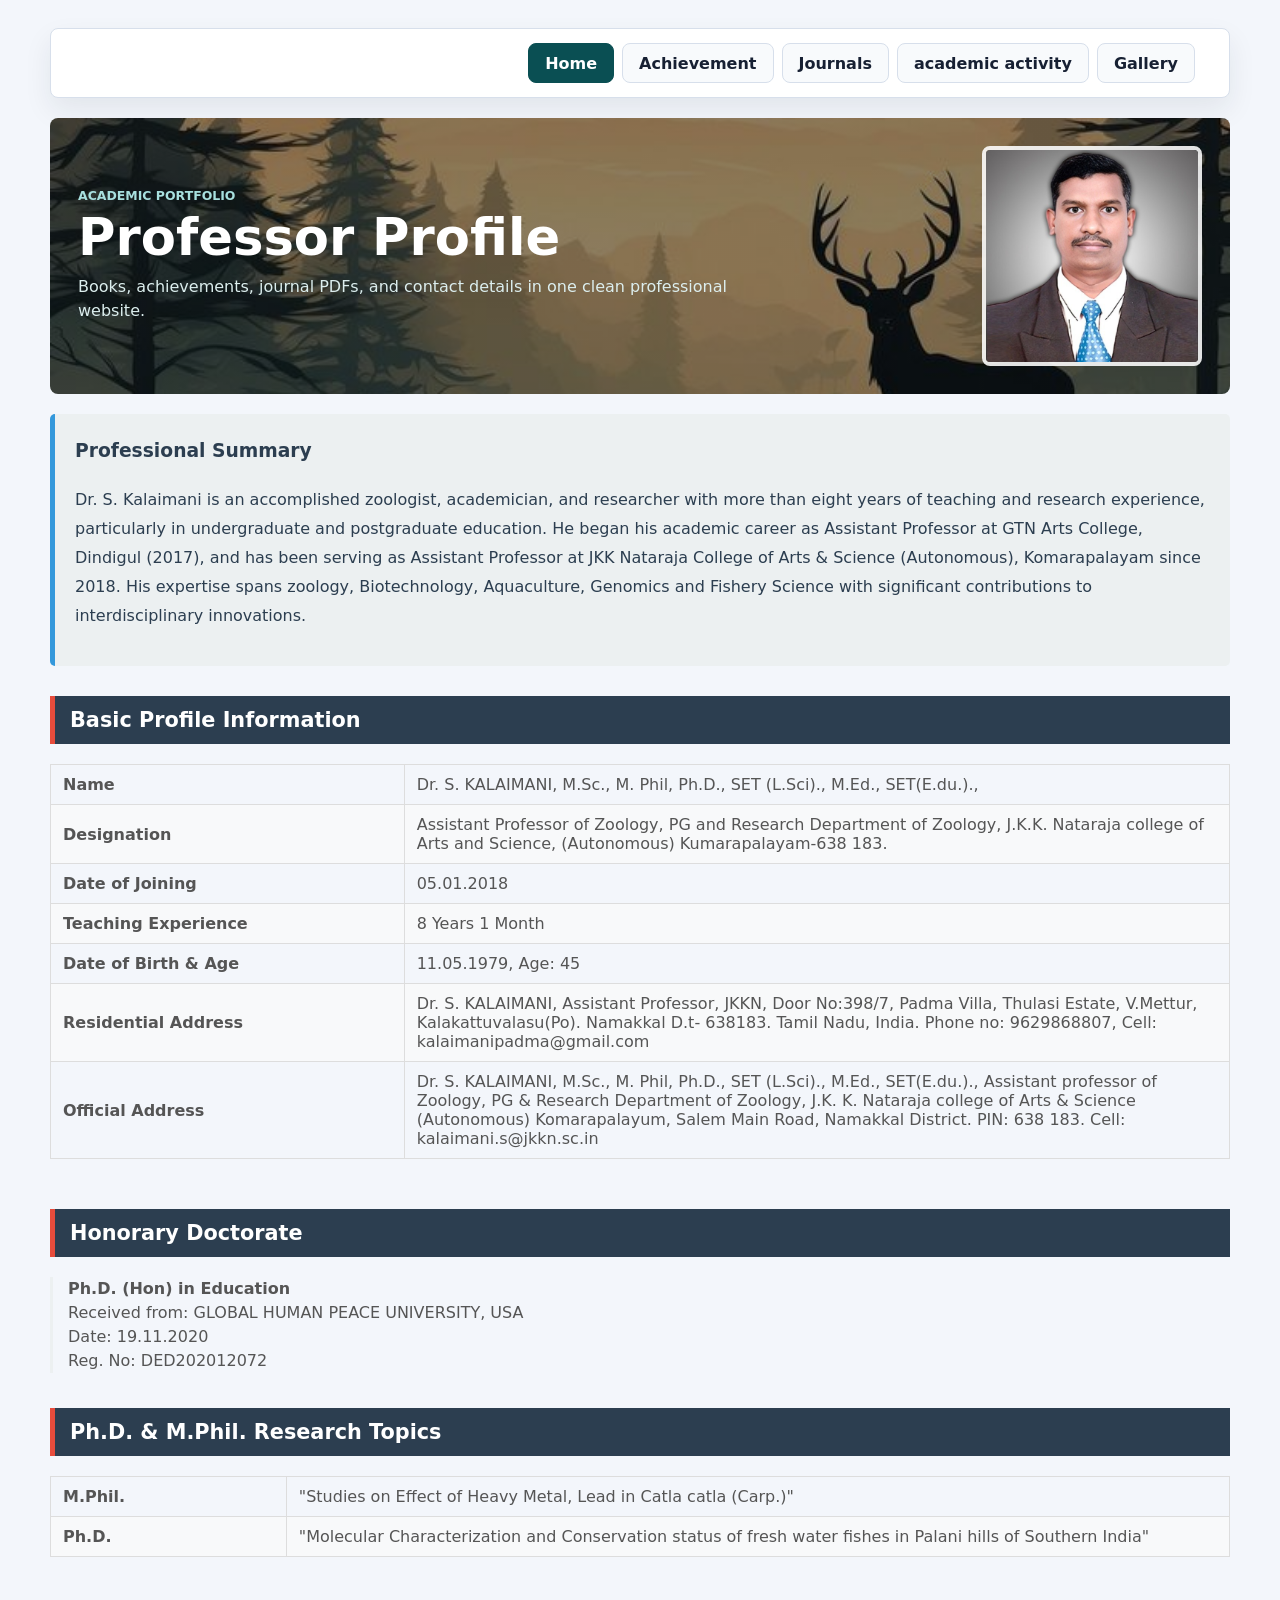
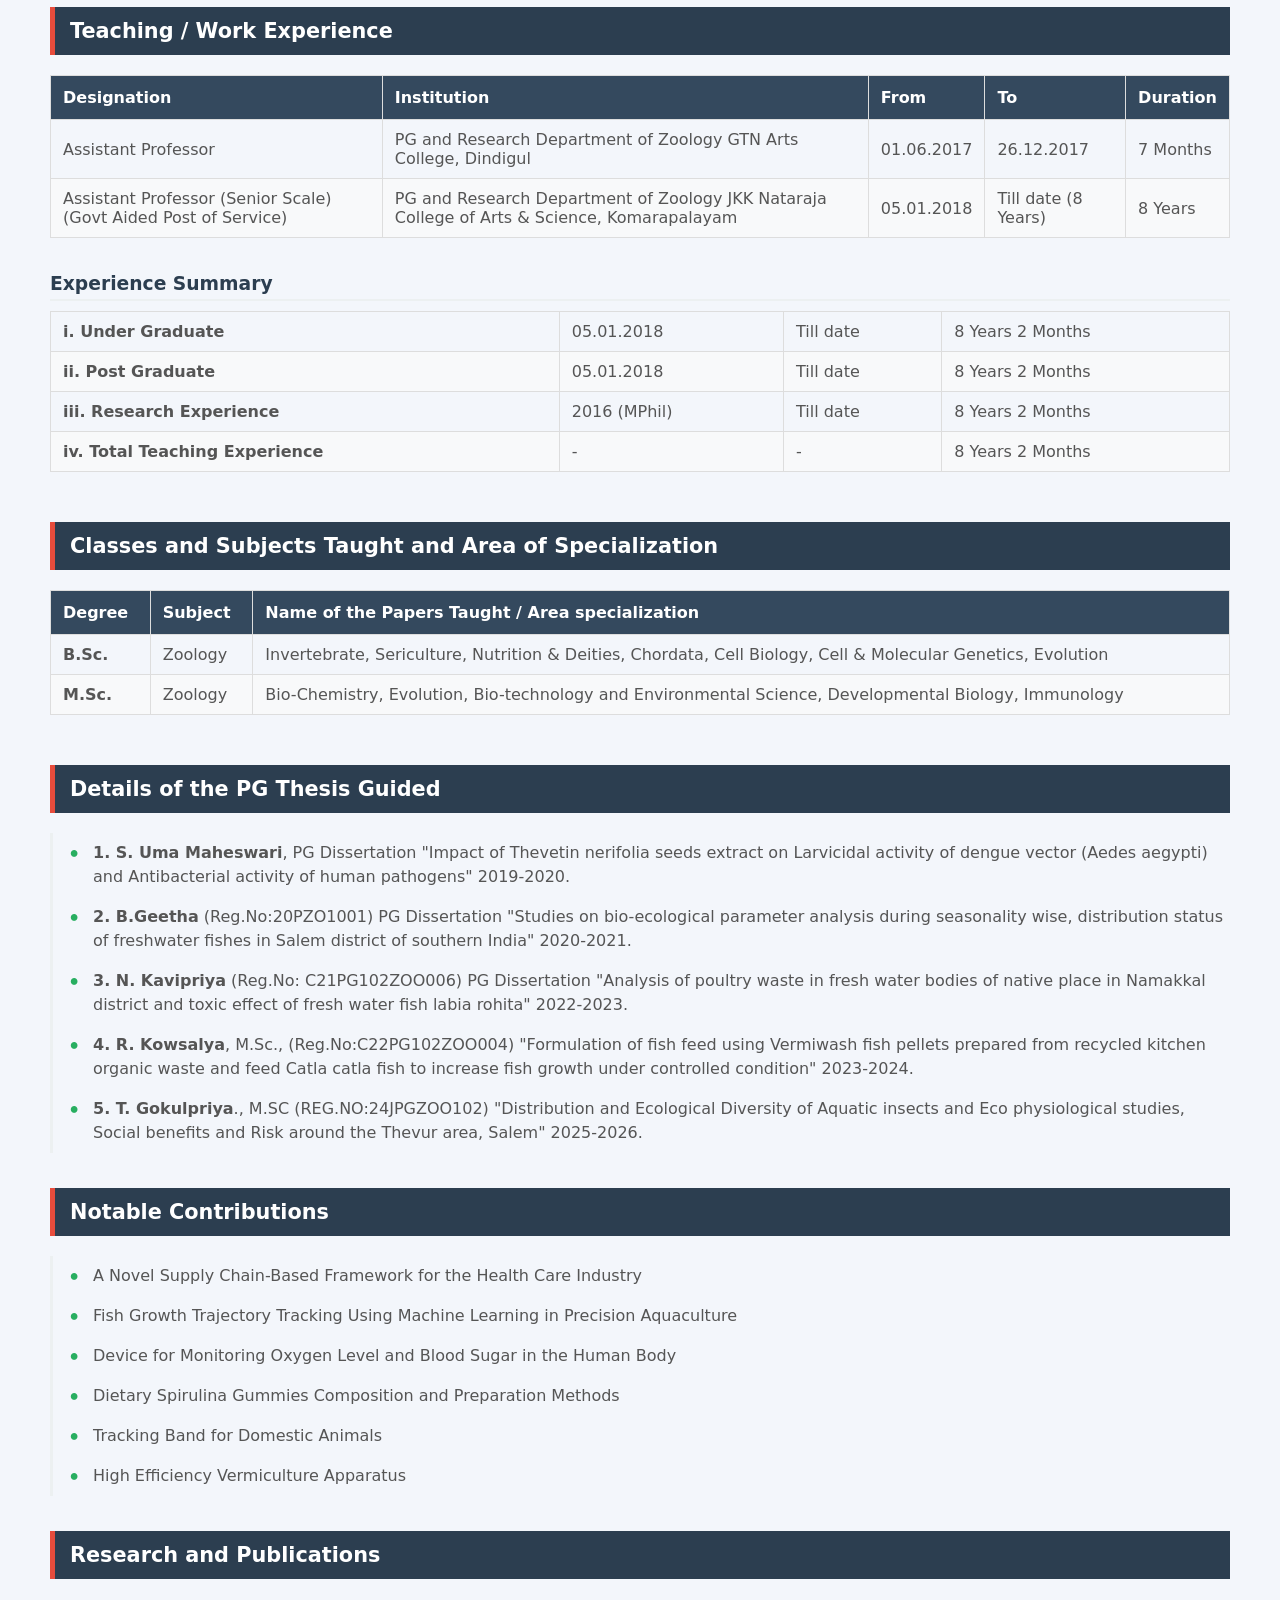
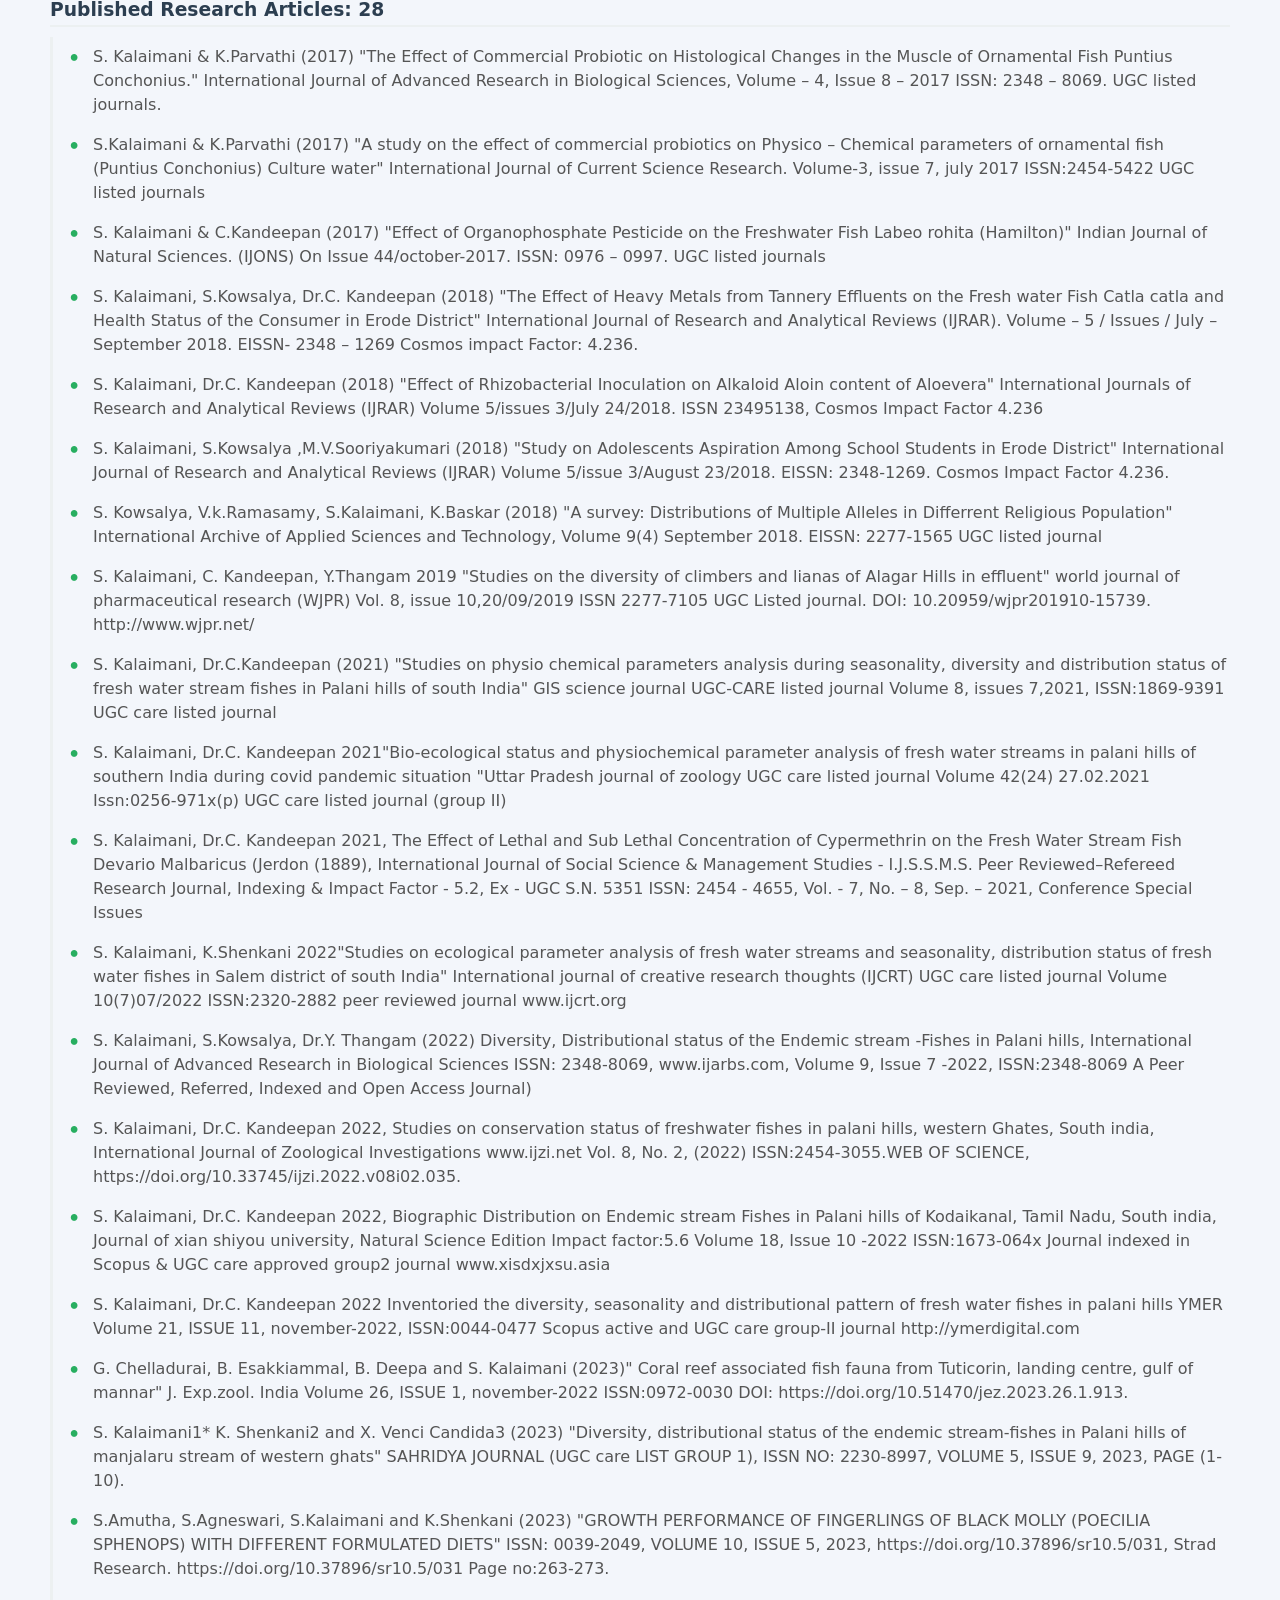
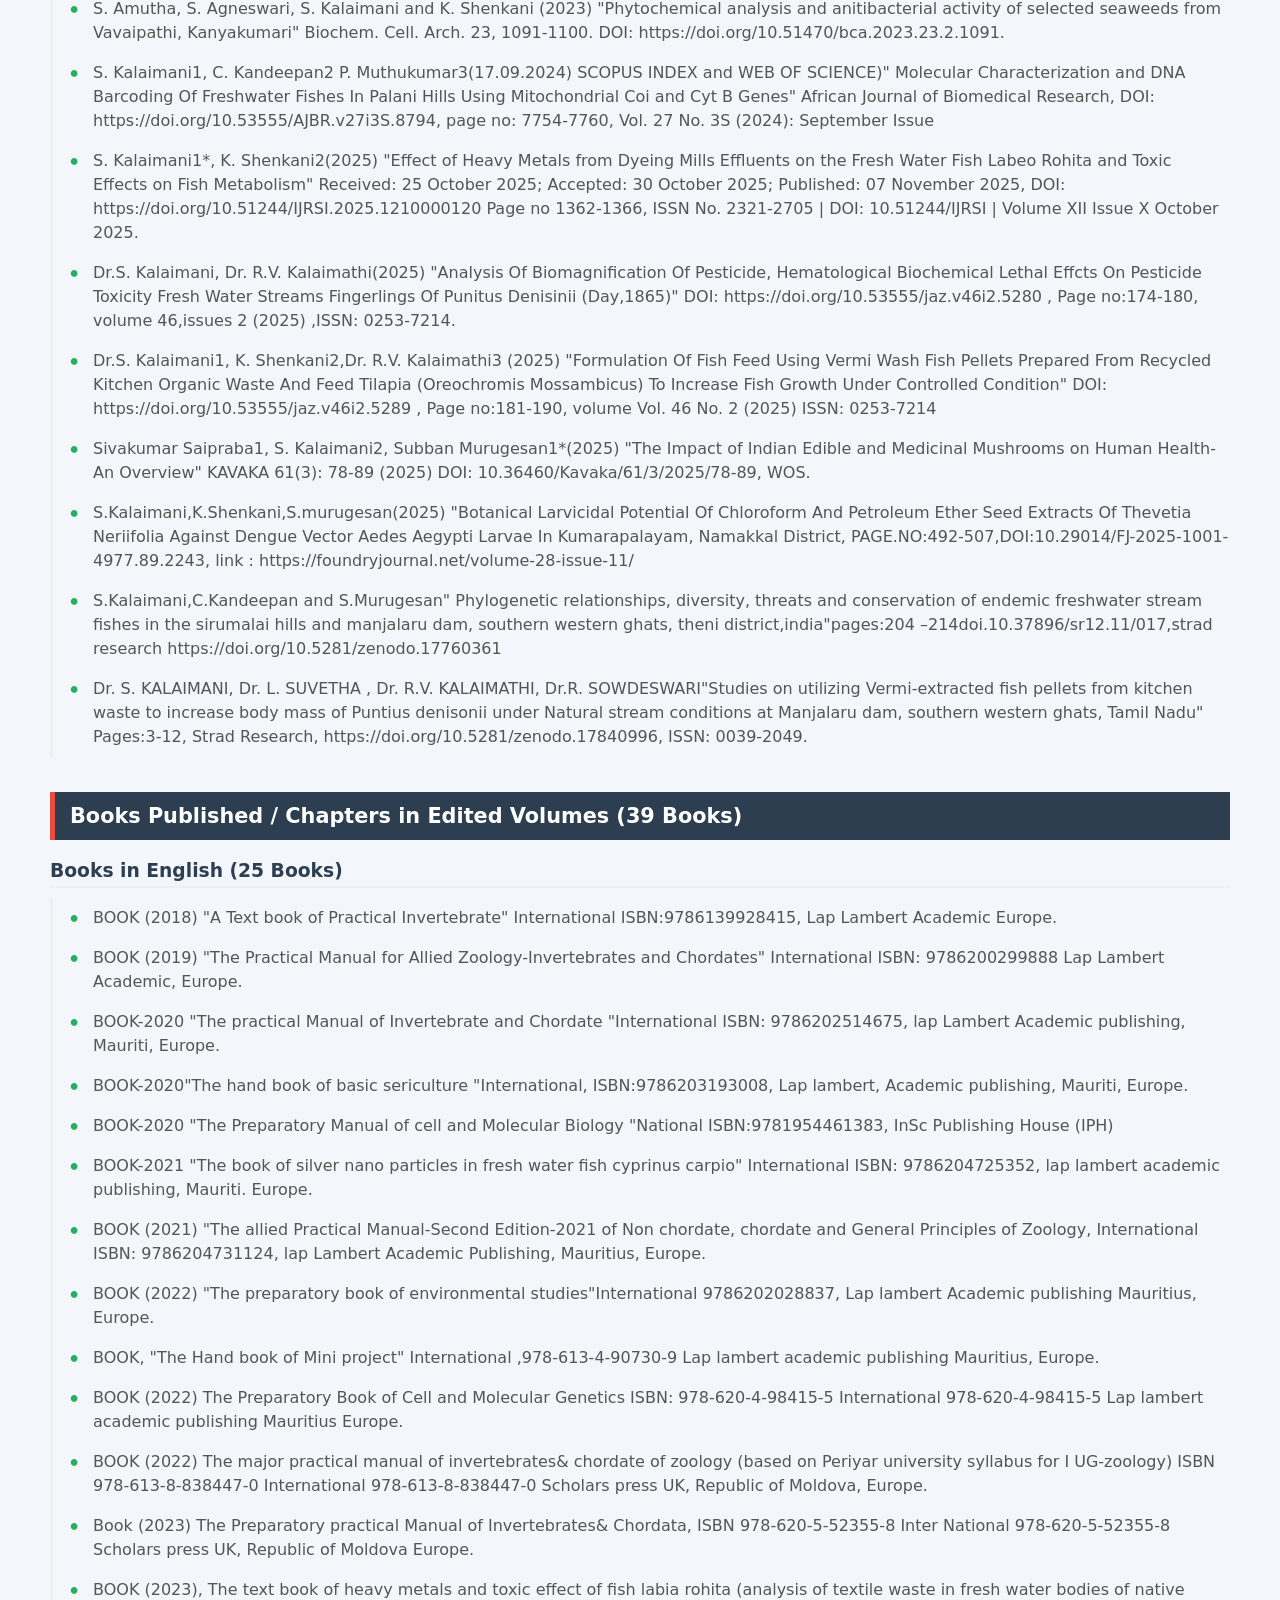
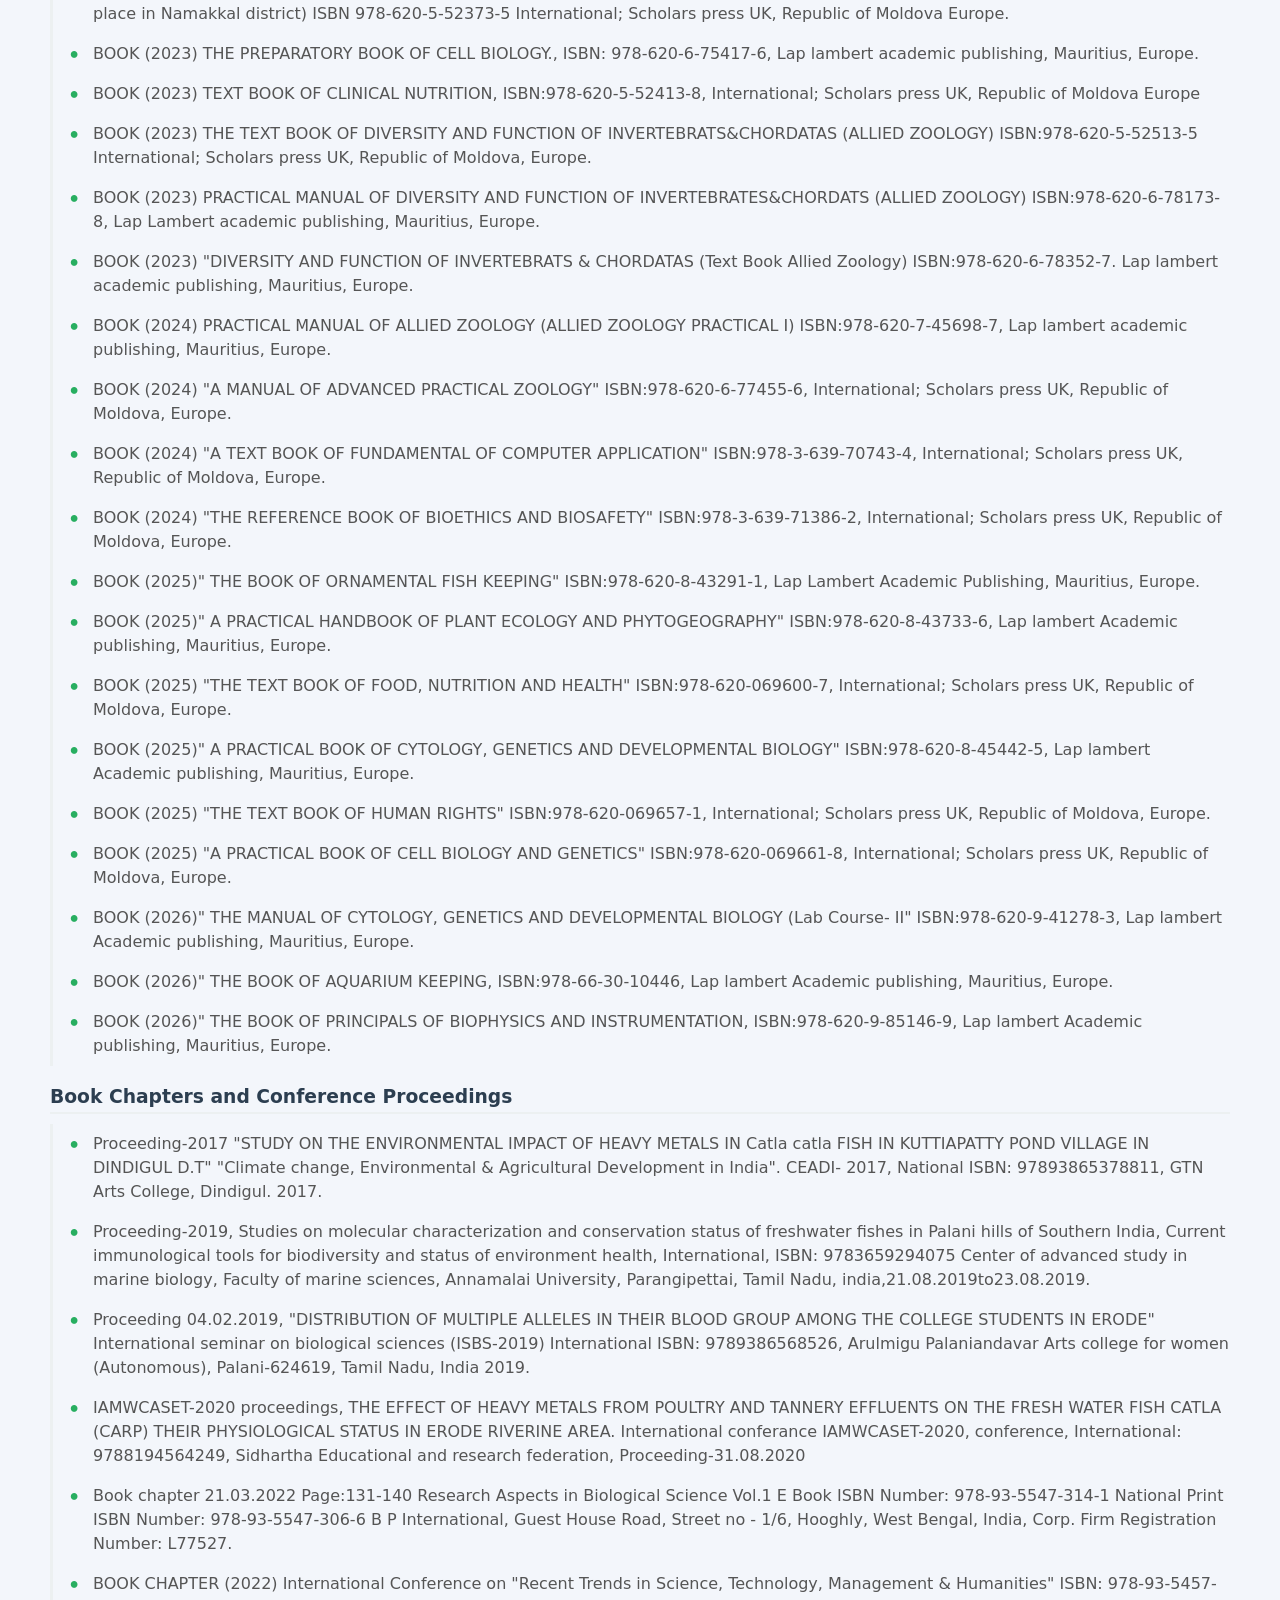
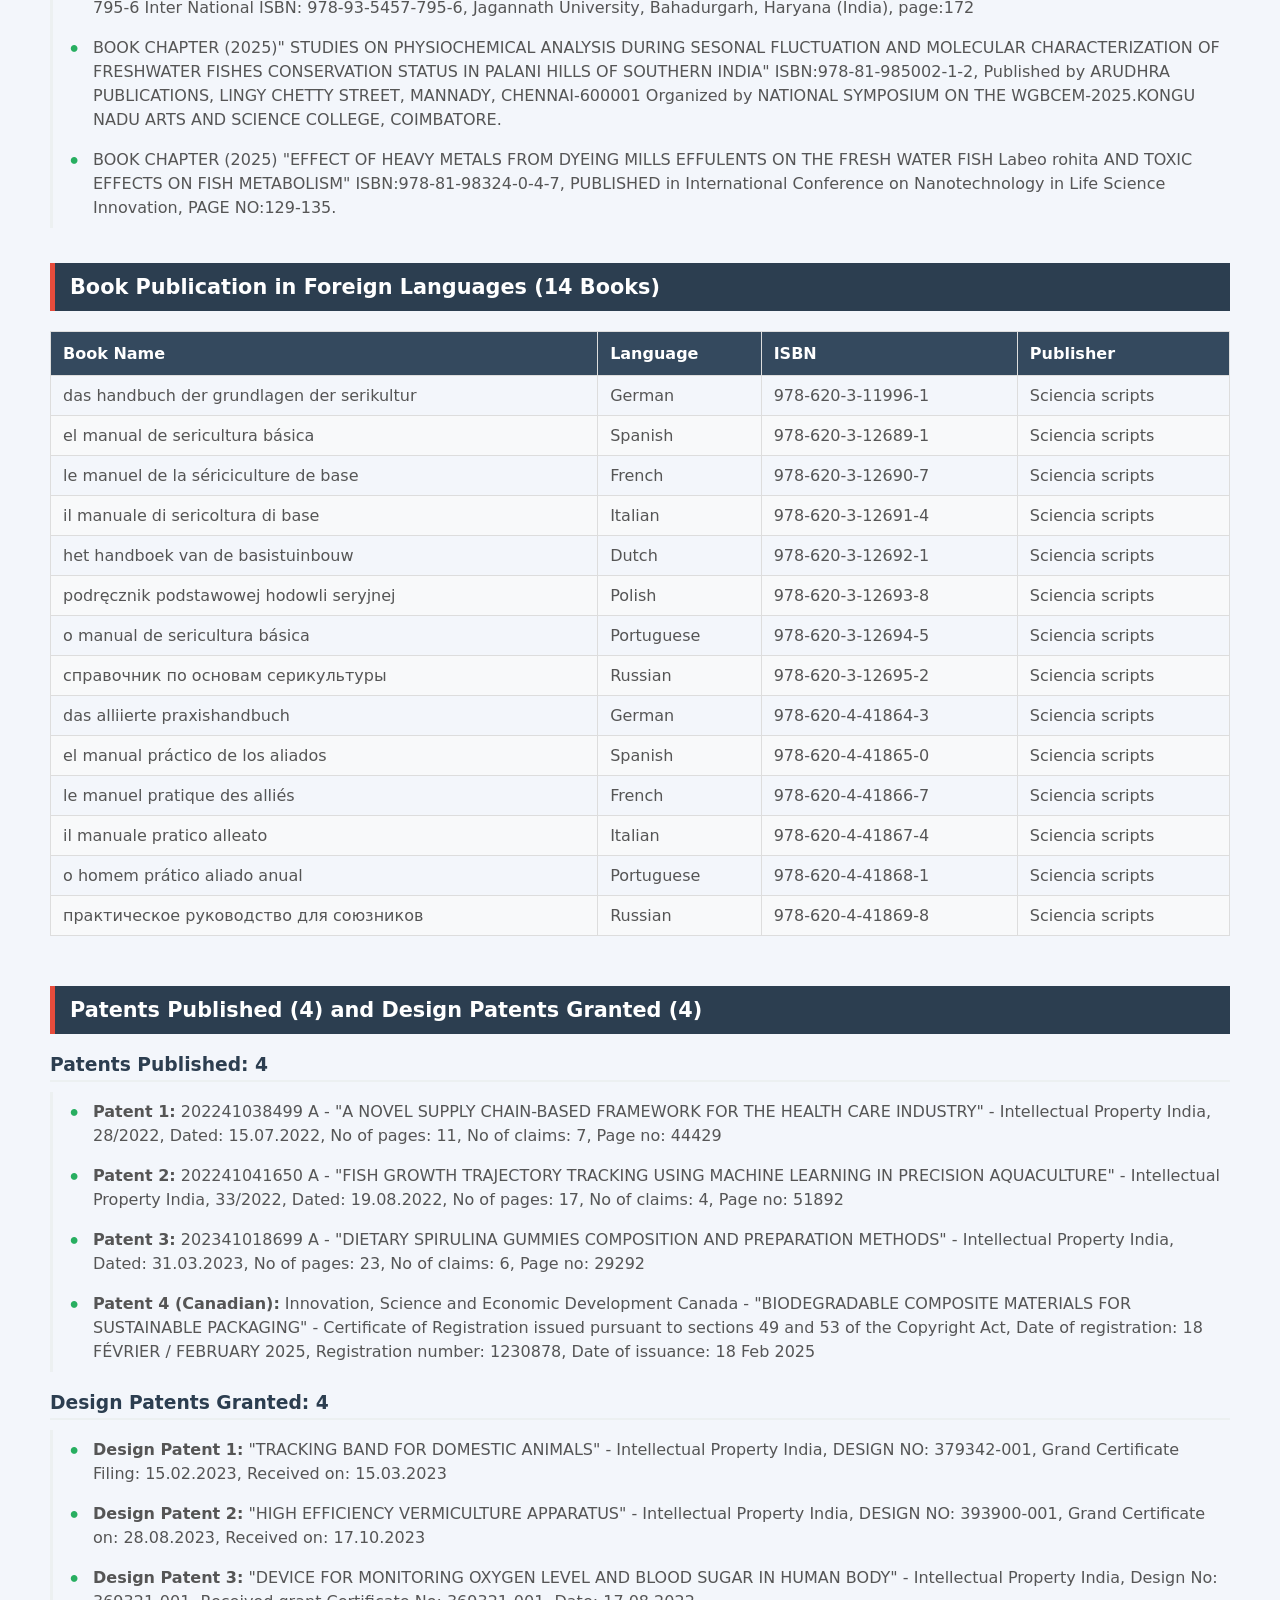
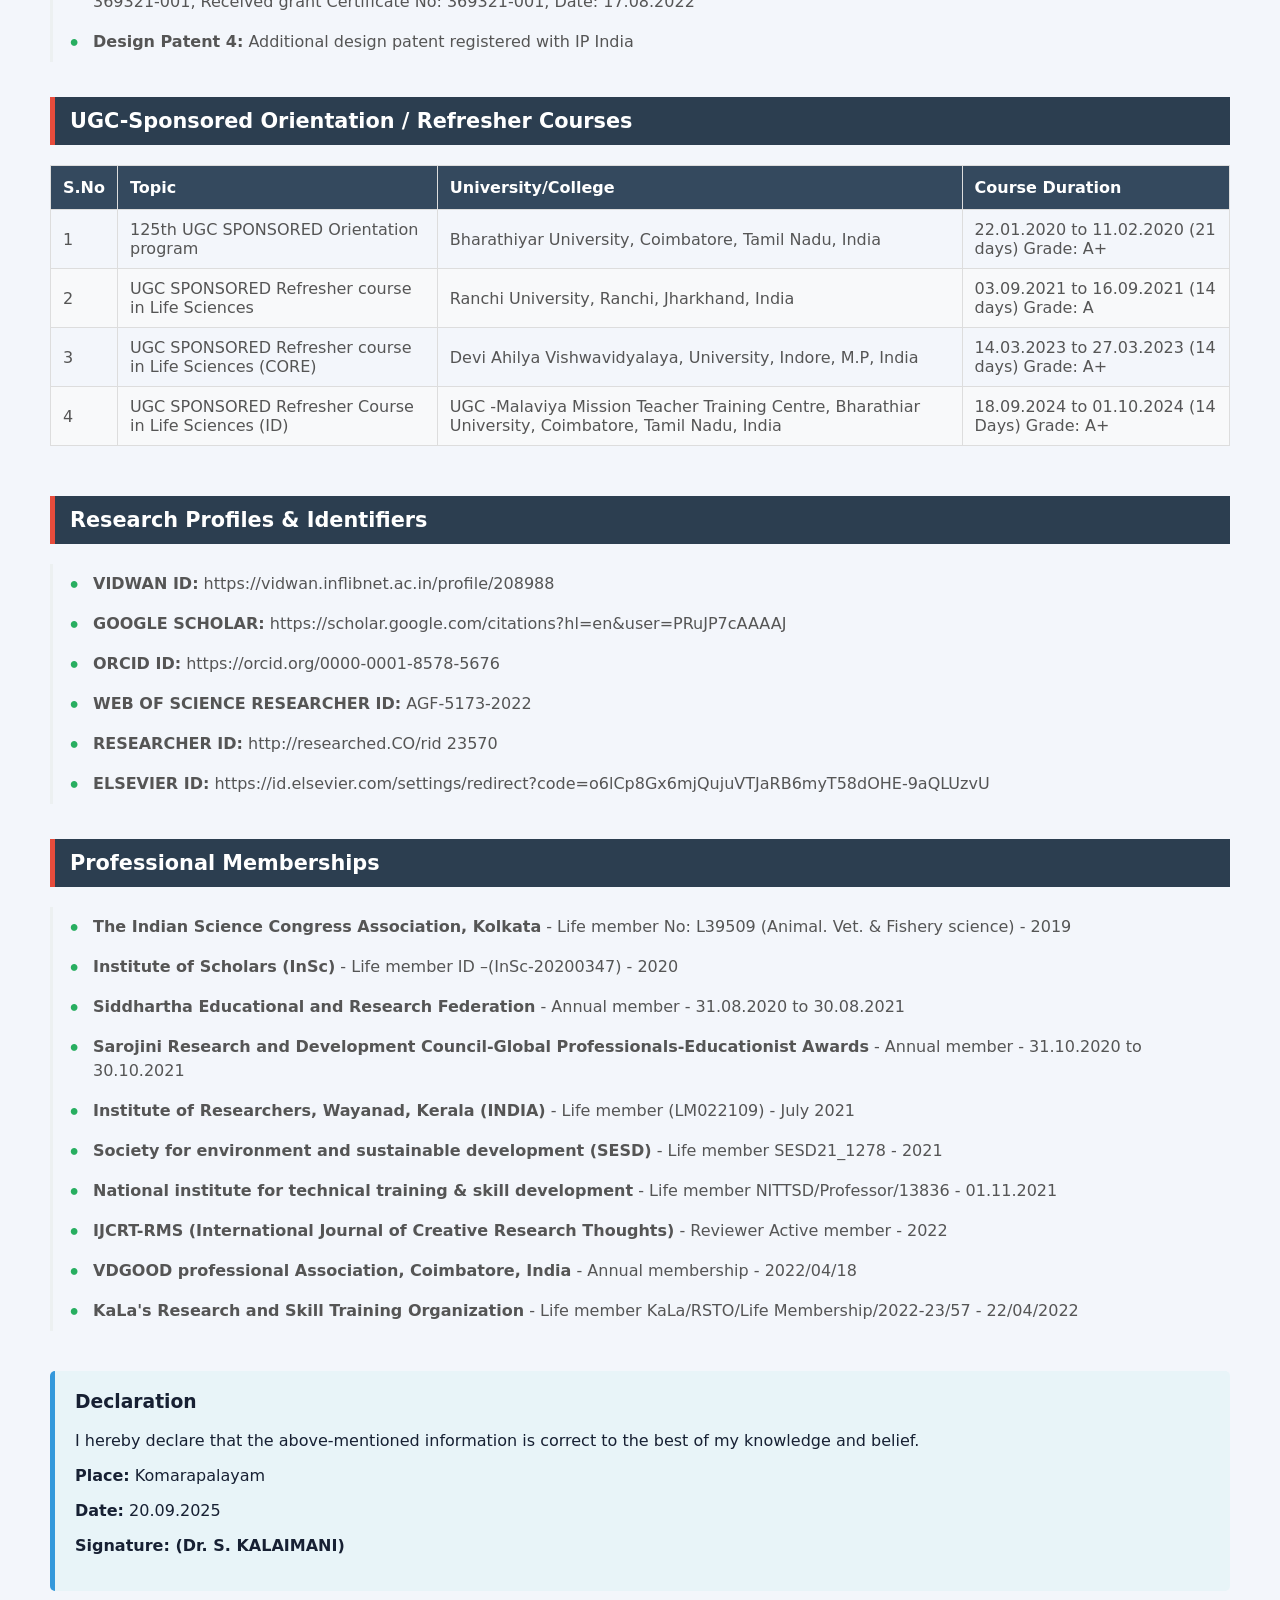
<file: index.html>
<!doctype html>
<html lang="en">
  <head>
    <meta charset="UTF-8" />
    <meta name="viewport" content="width=device-width, initial-scale=1.0" />
    <title>KALAIMANI SUBRAMANI</title>
    <link rel="stylesheet" href="src/styles.css" />
  </head>
  <body>
    <main class="site-shell">
      <header class="site-header" aria-label="Primary">
        <a class="brand" href="index.html"></a>
        <nav class="nav-buttons" aria-label="Main pages">
          <a class="active" href="index.html">Home</a>
          <a href="Achievement.html">Achievement</a>
          <a href="Journals.html">Journals</a>
          <a href="Academic activity.html">academic activity</a>
          <a href="Gallery.html">Gallery</a>
        </nav> 
      </header>

      <section class="hero">
        <div>
          <p class="eyebrow">Academic Portfolio</p>
          <h1>Professor Profile</h1>
          <p class="subtitle">Books, achievements, journal PDFs, and contact details in one clean professional website.</p>
        </div>
        <img class="hero-photo" src="assets/piccture.jpg" alt="Profile photograph" />
      </section>
      <!-- Professional Summary -->
        <div class="bio-section">
          <h3 style="margin-top: 0; border: none; padding: 0;">Professional Summary</h3>
          <p>Dr. S. Kalaimani is an accomplished zoologist, academician, and researcher with more than eight years of teaching and research experience, particularly in undergraduate and postgraduate education. He began his academic career as Assistant Professor at GTN Arts College, Dindigul (2017), and has been serving as Assistant Professor at JKK Nataraja College of Arts & Science (Autonomous), Komarapalayam since 2018. His expertise spans zoology, Biotechnology, Aquaculture, Genomics and Fishery Science with significant contributions to interdisciplinary innovations.</p>
        </div>

        <!-- Basic Profile Information -->
        <div class="resume-section">
          <h2>Basic Profile Information</h2>
          <div class="table-responsive">
            <table>
              <tbody>
                <tr>
                  <td style="width: 30%; font-weight: bold;">Name</td>
                  <td>Dr. S. KALAIMANI, M.Sc., M. Phil, Ph.D., SET (L.Sci)., M.Ed., SET(E.du.).,</td>
                </tr>
                <tr>
                  <td style="font-weight: bold;">Designation</td>
                  <td>Assistant Professor of Zoology, PG and Research Department of Zoology, J.K.K. Nataraja college of Arts and Science, (Autonomous) Kumarapalayam-638 183.</td>
                </tr>
                <tr>
                  <td style="font-weight: bold;">Date of Joining</td>
                  <td>05.01.2018</td>
                </tr>
                <tr>
                  <td style="font-weight: bold;">Teaching Experience</td>
                  <td>8 Years 1 Month</td>
                </tr>
                <tr>
                  <td style="font-weight: bold;">Date of Birth & Age</td>
                  <td>11.05.1979, Age: 45</td>
                </tr>
                <tr>
                  <td style="font-weight: bold;">Residential Address</td>
                  <td>Dr. S. KALAIMANI, Assistant Professor, JKKN, Door No:398/7, Padma Villa, Thulasi Estate, V.Mettur, Kalakattuvalasu(Po). Namakkal D.t- 638183. Tamil Nadu, India. Phone no: 9629868807, Cell: kalaimanipadma@gmail.com</td>
                </tr>
                <tr>
                  <td style="font-weight: bold;">Official Address</td>
                  <td>Dr. S. KALAIMANI, M.Sc., M. Phil, Ph.D., SET (L.Sci)., M.Ed., SET(E.du.)., Assistant professor of Zoology, PG & Research Department of Zoology, J.K. K. Nataraja college of Arts & Science (Autonomous) Komarapalayum, Salem Main Road, Namakkal District. PIN: 638 183. Cell: kalaimani.s@jkkn.sc.in</td>
                </tr>
              </tbody>
            </table>
          </div>
        </div>
        <!-- Honorary Doctorate -->
        <div class="resume-section">
          <h2>Honorary Doctorate</h2>
          <div class="resume-item">
            <div class="resume-item-content">
              <strong>Ph.D. (Hon) in Education</strong><br>
              Received from: GLOBAL HUMAN PEACE UNIVERSITY, USA<br>
              Date: 19.11.2020<br>
              Reg. No: DED202012072
            </div>
          </div>
        </div>
      <!-- Research Topics -->
        <div class="resume-section">
          <h2>Ph.D. & M.Phil. Research Topics</h2>
          <div class="table-responsive">
            <table>
              <tbody>
                <tr>
                  <td style="font-weight: bold; width: 20%;">M.Phil.</td>
                  <td>"Studies on Effect of Heavy Metal, Lead in Catla catla (Carp.)"</td>
                </tr>
                <tr>
                  <td style="font-weight: bold;">Ph.D.</td>
                  <td>"Molecular Characterization and Conservation status of fresh water fishes in Palani hills of Southern India"</td>
                </tr>
              </tbody>
            </table>
          </div>
        </div>

        <!-- Teaching Experience -->
        <div class="resume-section">
          <h2>Teaching / Work Experience</h2>
          <div class="table-responsive">
            <table>
              <thead>
                <tr>
                  <th>Designation</th>
                  <th>Institution</th>
                  <th>From</th>
                  <th>To</th>
                  <th>Duration</th>
                </tr>
              </thead>
              <tbody>
                <tr>
                  <td>Assistant Professor</td>
                  <td>PG and Research Department of Zoology GTN Arts College, Dindigul</td>
                  <td>01.06.2017</td>
                  <td>26.12.2017</td>
                  <td>7 Months</td>
                </tr>
                <tr>
                  <td>Assistant Professor (Senior Scale) (Govt Aided Post of Service)</td>
                  <td>PG and Research Department of Zoology JKK Nataraja College of Arts & Science, Komarapalayam</td>
                  <td>05.01.2018</td>
                  <td>Till date (8 Years)</td>
                  <td>8 Years</td>
                </tr>
              </tbody>
            </table>
          </div>

          <h3>Experience Summary</h3>
          <div class="table-responsive">
            <table>
              <tbody>
                <tr>
                  <td style="font-weight: bold;">i. Under Graduate</td>
                  <td>05.01.2018</td>
                  <td>Till date</td>
                  <td>8 Years 2 Months</td>
                </tr>
                <tr>
                  <td style="font-weight: bold;">ii. Post Graduate</td>
                  <td>05.01.2018</td>
                  <td>Till date</td>
                  <td>8 Years 2 Months</td>
                </tr>
                <tr>
                  <td style="font-weight: bold;">iii. Research Experience</td>
                  <td>2016 (MPhil)</td>
                  <td>Till date</td>
                  <td>8 Years 2 Months</td>
                </tr>
                <tr>
                  <td style="font-weight: bold;">iv. Total Teaching Experience</td>
                  <td>-</td>
                  <td>-</td>
                  <td>8 Years 2 Months</td>
                </tr>
              </tbody>
            </table>
          </div>
        </div>
  <!-- Classes and Subjects Taught -->
        <div class="resume-section">
          <h2>Classes and Subjects Taught and Area of Specialization</h2>
          <div class="table-responsive">
            <table>
              <thead>
                <tr>
                  <th>Degree</th>
                  <th>Subject</th>
                  <th>Name of the Papers Taught / Area specialization</th>
                </tr>
              </thead>
              <tbody>
                <tr>
                  <td style="font-weight: bold;">B.Sc.</td>
                  <td>Zoology</td>
                  <td>Invertebrate, Sericulture, Nutrition & Deities, Chordata, Cell Biology, Cell & Molecular Genetics, Evolution</td>
                </tr>
                <tr>
                  <td style="font-weight: bold;">M.Sc.</td>
                  <td>Zoology</td>
                  <td>Bio-Chemistry, Evolution, Bio-technology and Environmental Science, Developmental Biology, Immunology</td>
                </tr>
              </tbody>
            </table>
          </div>
        </div>

        <!-- PG Thesis Guided -->
        <div class="resume-section">
          <h2>Details of the PG Thesis Guided</h2>
          <div class="resume-item">
            <div class="resume-item-content">
              <div class="list-item"><strong>1. S. Uma Maheswari</strong>, PG Dissertation "Impact of Thevetin nerifolia seeds extract on Larvicidal activity of dengue vector (Aedes aegypti) and Antibacterial activity of human pathogens" 2019-2020.</div>
              
              <div class="list-item"><strong>2. B.Geetha</strong> (Reg.No:20PZO1001) PG Dissertation "Studies on bio-ecological parameter analysis during seasonality wise, distribution status of freshwater fishes in Salem district of southern India" 2020-2021.</div>
              
              <div class="list-item"><strong>3. N. Kavipriya</strong> (Reg.No: C21PG102ZOO006) PG Dissertation "Analysis of poultry waste in fresh water bodies of native place in Namakkal district and toxic effect of fresh water fish labia rohita" 2022-2023.</div>
              
              <div class="list-item"><strong>4. R. Kowsalya</strong>, M.Sc., (Reg.No:C22PG102ZOO004) "Formulation of fish feed using Vermiwash fish pellets prepared from recycled kitchen organic waste and feed Catla catla fish to increase fish growth under controlled condition" 2023-2024.</div>
              
              <div class="list-item"><strong>5. T. Gokulpriya</strong>., M.SC (REG.NO:24JPGZOO102) "Distribution and Ecological Diversity of Aquatic insects and Eco physiological studies, Social benefits and Risk around the Thevur area, Salem" 2025-2026.</div>
            </div>
          </div>
        </div>

        <!-- Notable Contributions -->
        <div class="resume-section">
          <h2>Notable Contributions</h2>
          <div class="resume-item">
            <div class="resume-item-content">
              <div class="list-item">A Novel Supply Chain-Based Framework for the Health Care Industry</div>
              <div class="list-item">Fish Growth Trajectory Tracking Using Machine Learning in Precision Aquaculture</div>
              <div class="list-item">Device for Monitoring Oxygen Level and Blood Sugar in the Human Body</div>
              <div class="list-item">Dietary Spirulina Gummies Composition and Preparation Methods</div>
              <div class="list-item">Tracking Band for Domestic Animals</div>
              <div class="list-item">High Efficiency Vermiculture Apparatus</div>
            </div>
          </div>
        </div>
    <!-- Research and Publications -->
        <div class="resume-section">
          <h2>Research and Publications</h2>
          
          <h3>Published Research Articles: 28</h3>
          <div class="resume-item">
            <div class="resume-item-content">
              <div class="list-item">S. Kalaimani & K.Parvathi (2017) "The Effect of Commercial Probiotic on Histological Changes in the Muscle of Ornamental Fish Puntius Conchonius." International Journal of Advanced Research in Biological Sciences, Volume – 4, Issue 8 – 2017 ISSN: 2348 – 8069. UGC listed journals.</div>
              
              <div class="list-item">S.Kalaimani & K.Parvathi (2017) "A study on the effect of commercial probiotics on Physico – Chemical parameters of ornamental fish (Puntius Conchonius) Culture water" International Journal of Current Science Research. Volume-3, issue 7, july 2017 ISSN:2454-5422 UGC listed journals</div>
              
              <div class="list-item">S. Kalaimani & C.Kandeepan (2017) "Effect of Organophosphate Pesticide on the Freshwater Fish Labeo rohita (Hamilton)" Indian Journal of Natural Sciences. (IJONS) On Issue 44/october-2017. ISSN: 0976 – 0997. UGC listed journals</div>
              
              <div class="list-item">S. Kalaimani, S.Kowsalya, Dr.C. Kandeepan (2018) "The Effect of Heavy Metals from Tannery Effluents on the Fresh water Fish Catla catla and Health Status of the Consumer in Erode District" International Journal of Research and Analytical Reviews (IJRAR). Volume – 5 / Issues / July – September 2018. EISSN- 2348 – 1269 Cosmos impact Factor: 4.236.</div>
              
              <div class="list-item">S. Kalaimani, Dr.C. Kandeepan (2018) "Effect of Rhizobacterial Inoculation on Alkaloid Aloin content of Aloevera" International Journals of Research and Analytical Reviews (IJRAR) Volume 5/issues 3/July 24/2018. ISSN 23495138, Cosmos Impact Factor 4.236</div>

              <div class="list-item">S. Kalaimani, S.Kowsalya ,M.V.Sooriyakumari (2018) "Study on Adolescents Aspiration Among School Students in Erode District" International Journal of Research and Analytical Reviews (IJRAR) Volume 5/issue 3/August 23/2018. EISSN: 2348-1269. Cosmos Impact Factor 4.236.</div>

              <div class="list-item">S. Kowsalya, V.k.Ramasamy, S.Kalaimani, K.Baskar (2018) "A survey: Distributions of Multiple Alleles in Differrent Religious Population" International Archive of Applied Sciences and Technology, Volume 9(4) September 2018. EISSN: 2277-1565 UGC listed journal</div>

              <div class="list-item">S. Kalaimani, C. Kandeepan, Y.Thangam 2019 "Studies on the diversity of climbers and lianas of Alagar Hills in effluent" world journal of pharmaceutical research (WJPR) Vol. 8, issue 10,20/09/2019 ISSN 2277-7105 UGC Listed journal. DOI: 10.20959/wjpr201910-15739. http://www.wjpr.net/</div>

              <div class="list-item">S. Kalaimani, Dr.C.Kandeepan (2021) "Studies on physio chemical parameters analysis during seasonality, diversity and distribution status of fresh water stream fishes in Palani hills of south India" GIS science journal UGC-CARE listed journal Volume 8, issues 7,2021, ISSN:1869-9391 UGC care listed journal</div>

              <div class="list-item">S. Kalaimani, Dr.C. Kandeepan 2021"Bio-ecological status and physiochemical parameter analysis of fresh water streams in palani hills of southern India during covid pandemic situation "Uttar Pradesh journal of zoology UGC care listed journal Volume 42(24) 27.02.2021 Issn:0256-971x(p) UGC care listed journal (group II)</div>

              <div class="list-item">S. Kalaimani, Dr.C. Kandeepan 2021, The Effect of Lethal and Sub Lethal Concentration of Cypermethrin on the Fresh Water Stream Fish Devario Malbaricus (Jerdon (1889), International Journal of Social Science & Management Studies - I.J.S.S.M.S. Peer Reviewed–Refereed Research Journal, Indexing & Impact Factor - 5.2, Ex - UGC S.N. 5351 ISSN: 2454 - 4655, Vol. - 7, No. – 8, Sep. – 2021, Conference Special Issues</div>

              <div class="list-item">S. Kalaimani, K.Shenkani 2022"Studies on ecological parameter analysis of fresh water streams and seasonality, distribution status of fresh water fishes in Salem district of south India" International journal of creative research thoughts (IJCRT) UGC care listed journal Volume 10(7)07/2022 ISSN:2320-2882 peer reviewed journal www.ijcrt.org</div>

              <div class="list-item">S. Kalaimani, S.Kowsalya, Dr.Y. Thangam (2022) Diversity, Distributional status of the Endemic stream -Fishes in Palani hills, International Journal of Advanced Research in Biological Sciences ISSN: 2348-8069, www.ijarbs.com, Volume 9, Issue 7 -2022, ISSN:2348-8069 A Peer Reviewed, Referred, Indexed and Open Access Journal)</div>

              <div class="list-item">S. Kalaimani, Dr.C. Kandeepan 2022, Studies on conservation status of freshwater fishes in palani hills, western Ghates, South india, International Journal of Zoological Investigations www.ijzi.net Vol. 8, No. 2, (2022) ISSN:2454-3055.WEB OF SCIENCE, https://doi.org/10.33745/ijzi.2022.v08i02.035.</div>

              <div class="list-item">S. Kalaimani, Dr.C. Kandeepan 2022, Biographic Distribution on Endemic stream Fishes in Palani hills of Kodaikanal, Tamil Nadu, South india, Journal of xian shiyou university, Natural Science Edition Impact factor:5.6 Volume 18, Issue 10 -2022 ISSN:1673-064x Journal indexed in Scopus & UGC care approved group2 journal www.xisdxjxsu.asia</div>

              <div class="list-item">S. Kalaimani, Dr.C. Kandeepan 2022 Inventoried the diversity, seasonality and distributional pattern of fresh water fishes in palani hills YMER Volume 21, ISSUE 11, november-2022, ISSN:0044-0477 Scopus active and UGC care group-II journal http://ymerdigital.com</div>

              <div class="list-item">G. Chelladurai, B. Esakkiammal, B. Deepa and S. Kalaimani (2023)" Coral reef associated fish fauna from Tuticorin, landing centre, gulf of mannar" J. Exp.zool. India Volume 26, ISSUE 1, november-2022 ISSN:0972-0030 DOI: https://doi.org/10.51470/jez.2023.26.1.913.</div>

              <div class="list-item">S. Kalaimani1* K. Shenkani2 and X. Venci Candida3 (2023) "Diversity, distributional status of the endemic stream-fishes in Palani hills of manjalaru stream of western ghats" SAHRIDYA JOURNAL (UGC care LIST GROUP 1), ISSN NO: 2230-8997, VOLUME 5, ISSUE 9, 2023, PAGE (1-10).</div>

              <div class="list-item">S.Amutha, S.Agneswari, S.Kalaimani and K.Shenkani (2023) "GROWTH PERFORMANCE OF FINGERLINGS OF BLACK MOLLY (POECILIA SPHENOPS) WITH DIFFERENT FORMULATED DIETS" ISSN: 0039-2049, VOLUME 10, ISSUE 5, 2023, https://doi.org/10.37896/sr10.5/031, Strad Research. https://doi.org/10.37896/sr10.5/031 Page no:263-273.</div>

              <div class="list-item">S. Amutha, S. Agneswari, S. Kalaimani and K. Shenkani (2023) "Phytochemical analysis and anitibacterial activity of selected seaweeds from Vavaipathi, Kanyakumari" Biochem. Cell. Arch. 23, 1091-1100. DOI: https://doi.org/10.51470/bca.2023.23.2.1091.</div>

              <div class="list-item">S. Kalaimani1, C. Kandeepan2 P. Muthukumar3(17.09.2024) SCOPUS INDEX and WEB OF SCIENCE)" Molecular Characterization and DNA Barcoding Of Freshwater Fishes In Palani Hills Using Mitochondrial Coi and Cyt B Genes" African Journal of Biomedical Research, DOI: https://doi.org/10.53555/AJBR.v27i3S.8794, page no: 7754-7760, Vol. 27 No. 3S (2024): September Issue</div>

              <div class="list-item">S. Kalaimani1*, K. Shenkani2(2025) "Effect of Heavy Metals from Dyeing Mills Effluents on the Fresh Water Fish Labeo Rohita and Toxic Effects on Fish Metabolism" Received: 25 October 2025; Accepted: 30 October 2025; Published: 07 November 2025, DOI: https://doi.org/10.51244/IJRSI.2025.1210000120 Page no 1362-1366, ISSN No. 2321-2705 | DOI: 10.51244/IJRSI | Volume XII Issue X October 2025.</div>

              <div class="list-item">Dr.S. Kalaimani, Dr. R.V. Kalaimathi(2025) "Analysis Of Biomagnification Of Pesticide, Hematological Biochemical Lethal Effcts On Pesticide Toxicity Fresh Water Streams Fingerlings Of Punitus Denisinii (Day,1865)" DOI: https://doi.org/10.53555/jaz.v46i2.5280 , Page no:174-180, volume 46,issues 2 (2025) ,ISSN: 0253-7214.</div>

              <div class="list-item">Dr.S. Kalaimani1, K. Shenkani2,Dr. R.V. Kalaimathi3 (2025) "Formulation Of Fish Feed Using Vermi Wash Fish Pellets Prepared From Recycled Kitchen Organic Waste And Feed Tilapia (Oreochromis Mossambicus) To Increase Fish Growth Under Controlled Condition" DOI: https://doi.org/10.53555/jaz.v46i2.5289 , Page no:181-190, volume Vol. 46 No. 2 (2025) ISSN: 0253-7214</div>

              <div class="list-item">Sivakumar Saipraba1, S. Kalaimani2, Subban Murugesan1*(2025) "The Impact of Indian Edible and Medicinal Mushrooms on Human Health- An Overview" KAVAKA 61(3): 78-89 (2025) DOI: 10.36460/Kavaka/61/3/2025/78-89, WOS.</div>

              <div class="list-item">S.Kalaimani,K.Shenkani,S.murugesan(2025) "Botanical Larvicidal Potential Of Chloroform And Petroleum Ether Seed Extracts Of Thevetia Neriifolia Against Dengue Vector Aedes Aegypti Larvae In Kumarapalayam, Namakkal District, PAGE.NO:492-507,DOI:10.29014/FJ-2025-1001-4977.89.2243, link : https://foundryjournal.net/volume-28-issue-11/</div>

              <div class="list-item">S.Kalaimani,C.Kandeepan and S.Murugesan" Phylogenetic relationships, diversity, threats and conservation of endemic freshwater stream fishes in the sirumalai hills and manjalaru dam, southern western ghats, theni district,india"pages:204 –214doi.10.37896/sr12.11/017,strad research https://doi.org/10.5281/zenodo.17760361</div>

              <div class="list-item">Dr. S. KALAIMANI, Dr. L. SUVETHA , Dr. R.V. KALAIMATHI, Dr.R. SOWDESWARI"Studies on utilizing Vermi-extracted fish pellets from kitchen waste to increase body mass of Puntius denisonii under Natural stream conditions at Manjalaru dam, southern western ghats, Tamil Nadu" Pages:3-12, Strad Research, https://doi.org/10.5281/zenodo.17840996, ISSN: 0039-2049.</div>
            </div>
          </div>
        </div>
      <!-- Books Published -->
        <div class="resume-section">
          <h2>Books Published / Chapters in Edited Volumes (39 Books)</h2>
          
          <h3>Books in English (25 Books)</h3>
          <div class="resume-item">
            <div class="resume-item-content">
              <div class="list-item">BOOK (2018) "A Text book of Practical Invertebrate" International ISBN:9786139928415, Lap Lambert Academic Europe.</div>
              
              <div class="list-item">BOOK (2019) "The Practical Manual for Allied Zoology-Invertebrates and Chordates" International ISBN: 9786200299888 Lap Lambert Academic, Europe.</div>
              
              <div class="list-item">BOOK-2020 "The practical Manual of Invertebrate and Chordate "International ISBN: 9786202514675, lap Lambert Academic publishing, Mauriti, Europe.</div>
              
              <div class="list-item">BOOK-2020"The hand book of basic sericulture "International, ISBN:9786203193008, Lap lambert, Academic publishing, Mauriti, Europe.</div>
              
              <div class="list-item">BOOK-2020 "The Preparatory Manual of cell and Molecular Biology "National ISBN:9781954461383, InSc Publishing House (IPH)</div>
              
              <div class="list-item">BOOK-2021 "The book of silver nano particles in fresh water fish cyprinus carpio" International ISBN: 9786204725352, lap lambert academic publishing, Mauriti. Europe.</div>
              
              <div class="list-item">BOOK (2021) "The allied Practical Manual-Second Edition-2021 of Non chordate, chordate and General Principles of Zoology, International ISBN: 9786204731124, lap Lambert Academic Publishing, Mauritius, Europe.</div>
              
              <div class="list-item">BOOK (2022) "The preparatory book of environmental studies"International 9786202028837, Lap lambert Academic publishing Mauritius, Europe.</div>
              
              <div class="list-item">BOOK, "The Hand book of Mini project" International ,978-613-4-90730-9 Lap lambert academic publishing Mauritius, Europe.</div>
              
              <div class="list-item">BOOK (2022) The Preparatory Book of Cell and Molecular Genetics ISBN: 978-620-4-98415-5 International 978-620-4-98415-5 Lap lambert academic publishing Mauritius Europe.</div>
              
              <div class="list-item">BOOK (2022) The major practical manual of invertebrates& chordate of zoology (based on Periyar university syllabus for I UG-zoology) ISBN 978-613-8-838447-0 International 978-613-8-838447-0 Scholars press UK, Republic of Moldova, Europe.</div>
              
              <div class="list-item">Book (2023) The Preparatory practical Manual of Invertebrates& Chordata, ISBN 978-620-5-52355-8 Inter National 978-620-5-52355-8 Scholars press UK, Republic of Moldova Europe.</div>
              
              <div class="list-item">BOOK (2023), The text book of heavy metals and toxic effect of fish labia rohita (analysis of textile waste in fresh water bodies of native place in Namakkal district) ISBN 978-620-5-52373-5 International; Scholars press UK, Republic of Moldova Europe.</div>
              
              <div class="list-item">BOOK (2023) THE PREPARATORY BOOK OF CELL BIOLOGY., ISBN: 978-620-6-75417-6, Lap lambert academic publishing, Mauritius, Europe.</div>
              
              <div class="list-item">BOOK (2023) TEXT BOOK OF CLINICAL NUTRITION, ISBN:978-620-5-52413-8, International; Scholars press UK, Republic of Moldova Europe</div>
              
              <div class="list-item">BOOK (2023) THE TEXT BOOK OF DIVERSITY AND FUNCTION OF INVERTEBRATS&CHORDATAS (ALLIED ZOOLOGY) ISBN:978-620-5-52513-5 International; Scholars press UK, Republic of Moldova, Europe.</div>
              
              <div class="list-item">BOOK (2023) PRACTICAL MANUAL OF DIVERSITY AND FUNCTION OF INVERTEBRATES&CHORDATS (ALLIED ZOOLOGY) ISBN:978-620-6-78173-8, Lap Lambert academic publishing, Mauritius, Europe.</div>
              
              <div class="list-item">BOOK (2023) "DIVERSITY AND FUNCTION OF INVERTEBRATS & CHORDATAS (Text Book Allied Zoology) ISBN:978-620-6-78352-7. Lap lambert academic publishing, Mauritius, Europe.</div>
              
              <div class="list-item">BOOK (2024) PRACTICAL MANUAL OF ALLIED ZOOLOGY (ALLIED ZOOLOGY PRACTICAL I) ISBN:978-620-7-45698-7, Lap lambert academic publishing, Mauritius, Europe.</div>
              
              <div class="list-item">BOOK (2024) "A MANUAL OF ADVANCED PRACTICAL ZOOLOGY" ISBN:978-620-6-77455-6, International; Scholars press UK, Republic of Moldova, Europe.</div>
              
              <div class="list-item">BOOK (2024) "A TEXT BOOK OF FUNDAMENTAL OF COMPUTER APPLICATION" ISBN:978-3-639-70743-4, International; Scholars press UK, Republic of Moldova, Europe.</div>
              
              <div class="list-item">BOOK (2024) "THE REFERENCE BOOK OF BIOETHICS AND BIOSAFETY" ISBN:978-3-639-71386-2, International; Scholars press UK, Republic of Moldova, Europe.</div>
              
              <div class="list-item">BOOK (2025)" THE BOOK OF ORNAMENTAL FISH KEEPING" ISBN:978-620-8-43291-1, Lap Lambert Academic Publishing, Mauritius, Europe.</div>
              
              <div class="list-item">BOOK (2025)" A PRACTICAL HANDBOOK OF PLANT ECOLOGY AND PHYTOGEOGRAPHY" ISBN:978-620-8-43733-6, Lap lambert Academic publishing, Mauritius, Europe.</div>
              
              <div class="list-item">BOOK (2025) "THE TEXT BOOK OF FOOD, NUTRITION AND HEALTH" ISBN:978-620-069600-7, International; Scholars press UK, Republic of Moldova, Europe.</div>
              
              <div class="list-item">BOOK (2025)" A PRACTICAL BOOK OF CYTOLOGY, GENETICS AND DEVELOPMENTAL BIOLOGY" ISBN:978-620-8-45442-5, Lap lambert Academic publishing, Mauritius, Europe.</div>
              
              <div class="list-item">BOOK (2025) "THE TEXT BOOK OF HUMAN RIGHTS" ISBN:978-620-069657-1, International; Scholars press UK, Republic of Moldova, Europe.</div>
              
              <div class="list-item">BOOK (2025) "A PRACTICAL BOOK OF CELL BIOLOGY AND GENETICS" ISBN:978-620-069661-8, International; Scholars press UK, Republic of Moldova, Europe.</div>
              
              <div class="list-item">BOOK (2026)" THE MANUAL OF CYTOLOGY, GENETICS AND DEVELOPMENTAL BIOLOGY (Lab Course- II" ISBN:978-620-9-41278-3, Lap lambert Academic publishing, Mauritius, Europe.</div>
              
              <div class="list-item">BOOK (2026)" THE BOOK OF AQUARIUM KEEPING, ISBN:978-66-30-10446, Lap lambert Academic publishing, Mauritius, Europe.</div>
              
              <div class="list-item">BOOK (2026)" THE BOOK OF PRINCIPALS OF BIOPHYSICS AND INSTRUMENTATION, ISBN:978-620-9-85146-9, Lap lambert Academic publishing, Mauritius, Europe.</div>
            </div>
          </div>
    <h3>Book Chapters and Conference Proceedings</h3>
          <div class="resume-item">
            <div class="resume-item-content">
              <div class="list-item">Proceeding-2017 "STUDY ON THE ENVIRONMENTAL IMPACT OF HEAVY METALS IN Catla catla FISH IN KUTTIAPATTY POND VILLAGE IN DINDIGUL D.T" "Climate change, Environmental & Agricultural Development in India". CEADI- 2017, National ISBN: 97893865378811, GTN Arts College, Dindigul. 2017.</div>
              
              <div class="list-item">Proceeding-2019, Studies on molecular characterization and conservation status of freshwater fishes in Palani hills of Southern India, Current immunological tools for biodiversity and status of environment health, International, ISBN: 9783659294075 Center of advanced study in marine biology, Faculty of marine sciences, Annamalai University, Parangipettai, Tamil Nadu, india,21.08.2019to23.08.2019.</div>
              
              <div class="list-item">Proceeding 04.02.2019, "DISTRIBUTION OF MULTIPLE ALLELES IN THEIR BLOOD GROUP AMONG THE COLLEGE STUDENTS IN ERODE" International seminar on biological sciences (ISBS-2019) International ISBN: 9789386568526, Arulmigu Palaniandavar Arts college for women (Autonomous), Palani-624619, Tamil Nadu, India 2019.</div>
              
              <div class="list-item">IAMWCASET-2020 proceedings, THE EFFECT OF HEAVY METALS FROM POULTRY AND TANNERY EFFLUENTS ON THE FRESH WATER FISH CATLA (CARP) THEIR PHYSIOLOGICAL STATUS IN ERODE RIVERINE AREA. International conferance IAMWCASET-2020, conference, International: 9788194564249, Sidhartha Educational and research federation, Proceeding-31.08.2020</div>
              
              <div class="list-item">Book chapter 21.03.2022 Page:131-140 Research Aspects in Biological Science Vol.1 E Book ISBN Number: 978-93-5547-314-1 National Print ISBN Number: 978-93-5547-306-6 B P International, Guest House Road, Street no - 1/6, Hooghly, West Bengal, India, Corp. Firm Registration Number: L77527.</div>
              
              <div class="list-item">BOOK CHAPTER (2022) International Conference on "Recent Trends in Science, Technology, Management & Humanities" ISBN: 978-93-5457-795-6 Inter National ISBN: 978-93-5457-795-6, Jagannath University, Bahadurgarh, Haryana (India), page:172</div>
              
              <div class="list-item">BOOK CHAPTER (2025)" STUDIES ON PHYSIOCHEMICAL ANALYSIS DURING SESONAL FLUCTUATION AND MOLECULAR CHARACTERIZATION OF FRESHWATER FISHES CONSERVATION STATUS IN PALANI HILLS OF SOUTHERN INDIA" ISBN:978-81-985002-1-2, Published by ARUDHRA PUBLICATIONS, LINGY CHETTY STREET, MANNADY, CHENNAI-600001 Organized by NATIONAL SYMPOSIUM ON THE WGBCEM-2025.KONGU NADU ARTS AND SCIENCE COLLEGE, COIMBATORE.</div>
              
              <div class="list-item">BOOK CHAPTER (2025) "EFFECT OF HEAVY METALS FROM DYEING MILLS EFFULENTS ON THE FRESH WATER FISH Labeo rohita AND TOXIC EFFECTS ON FISH METABOLISM" ISBN:978-81-98324-0-4-7, PUBLISHED in International Conference on Nanotechnology in Life Science Innovation, PAGE NO:129-135.</div>
            </div>
          </div>
        </div>

        <!-- Book Publications in Foreign Languages -->
        <div class="resume-section">
          <h2>Book Publication in Foreign Languages (14 Books)</h2>
          <div class="table-responsive">
            <table>
              <thead>
                <tr>
                  <th>Book Name</th>
                  <th>Language</th>
                  <th>ISBN</th>
                  <th>Publisher</th>
                </tr>
              </thead>
              <tbody>
                <tr>
                  <td>das handbuch der grundlagen der serikultur</td>
                  <td>German</td>
                  <td>978-620-3-11996-1</td>
                  <td>Sciencia scripts</td>
                </tr>
                <tr>
                  <td>el manual de sericultura básica</td>
                  <td>Spanish</td>
                  <td>978-620-3-12689-1</td>
                  <td>Sciencia scripts</td>
                </tr>
                <tr>
                  <td>le manuel de la sériciculture de base</td>
                  <td>French</td>
                  <td>978-620-3-12690-7</td>
                  <td>Sciencia scripts</td>
                </tr>
                <tr>
                  <td>il manuale di sericoltura di base</td>
                  <td>Italian</td>
                  <td>978-620-3-12691-4</td>
                  <td>Sciencia scripts</td>
                </tr>
                <tr>
                  <td>het handboek van de basistuinbouw</td>
                  <td>Dutch</td>
                  <td>978-620-3-12692-1</td>
                  <td>Sciencia scripts</td>
                </tr>
                <tr>
                  <td>podręcznik podstawowej hodowli seryjnej</td>
                  <td>Polish</td>
                  <td>978-620-3-12693-8</td>
                  <td>Sciencia scripts</td>
                </tr>
                <tr>
                  <td>o manual de sericultura básica</td>
                  <td>Portuguese</td>
                  <td>978-620-3-12694-5</td>
                  <td>Sciencia scripts</td>
                </tr>
                <tr>
                  <td>справочник по основам серикультуры</td>
                  <td>Russian</td>
                  <td>978-620-3-12695-2</td>
                  <td>Sciencia scripts</td>
                </tr>
                <tr>
                  <td>das alliierte praxishandbuch</td>
                  <td>German</td>
                  <td>978-620-4-41864-3</td>
                  <td>Sciencia scripts</td>
                </tr>
                <tr>
                  <td>el manual práctico de los aliados</td>
                  <td>Spanish</td>
                  <td>978-620-4-41865-0</td>
                  <td>Sciencia scripts</td>
                </tr>
                <tr>
                  <td>le manuel pratique des alliés</td>
                  <td>French</td>
                  <td>978-620-4-41866-7</td>
                  <td>Sciencia scripts</td>
                </tr>
                <tr>
                  <td>il manuale pratico alleato</td>
                  <td>Italian</td>
                  <td>978-620-4-41867-4</td>
                  <td>Sciencia scripts</td>
                </tr>
                <tr>
                  <td>o homem prático aliado anual</td>
                  <td>Portuguese</td>
                  <td>978-620-4-41868-1</td>
                  <td>Sciencia scripts</td>
                </tr>
                <tr>
                  <td>практическое руководство для союзников</td>
                  <td>Russian</td>
                  <td>978-620-4-41869-8</td>
                  <td>Sciencia scripts</td>
                </tr>
              </tbody>
            </table>
          </div>
        </div>
  <!-- Patents -->
        <div class="resume-section">
          <h2>Patents Published (4) and Design Patents Granted (4)</h2>
          
          <h3>Patents Published: 4</h3>
          <div class="resume-item">
            <div class="resume-item-content">
              <div class="list-item"><strong>Patent 1:</strong> 202241038499 A - "A NOVEL SUPPLY CHAIN-BASED FRAMEWORK FOR THE HEALTH CARE INDUSTRY" - Intellectual Property India, 28/2022, Dated: 15.07.2022, No of pages: 11, No of claims: 7, Page no: 44429</div>
              
              <div class="list-item"><strong>Patent 2:</strong> 202241041650 A - "FISH GROWTH TRAJECTORY TRACKING USING MACHINE LEARNING IN PRECISION AQUACULTURE" - Intellectual Property India, 33/2022, Dated: 19.08.2022, No of pages: 17, No of claims: 4, Page no: 51892</div>
              
              <div class="list-item"><strong>Patent 3:</strong> 202341018699 A - "DIETARY SPIRULINA GUMMIES COMPOSITION AND PREPARATION METHODS" - Intellectual Property India, Dated: 31.03.2023, No of pages: 23, No of claims: 6, Page no: 29292</div>
              
              <div class="list-item"><strong>Patent 4 (Canadian):</strong> Innovation, Science and Economic Development Canada - "BIODEGRADABLE COMPOSITE MATERIALS FOR SUSTAINABLE PACKAGING" - Certificate of Registration issued pursuant to sections 49 and 53 of the Copyright Act, Date of registration: 18 FÉVRIER / FEBRUARY 2025, Registration number: 1230878, Date of issuance: 18 Feb 2025</div>
            </div>
          </div>

          <h3>Design Patents Granted: 4</h3>
          <div class="resume-item">
            <div class="resume-item-content">
              <div class="list-item"><strong>Design Patent 1:</strong> "TRACKING BAND FOR DOMESTIC ANIMALS" - Intellectual Property India, DESIGN NO: 379342-001, Grand Certificate Filing: 15.02.2023, Received on: 15.03.2023</div>
              
              <div class="list-item"><strong>Design Patent 2:</strong> "HIGH EFFICIENCY VERMICULTURE APPARATUS" - Intellectual Property India, DESIGN NO: 393900-001, Grand Certificate on: 28.08.2023, Received on: 17.10.2023</div>
              
              <div class="list-item"><strong>Design Patent 3:</strong> "DEVICE FOR MONITORING OXYGEN LEVEL AND BLOOD SUGAR IN HUMAN BODY" - Intellectual Property India, Design No: 369321-001, Received grant Certificate No: 369321-001, Date: 17.08.2022</div>
              
              <div class="list-item"><strong>Design Patent 4:</strong> Additional design patent registered with IP India</div>
            </div>
          </div>
        </div>
        <!-- UGC Sponsored Courses -->
        <div class="resume-section">
          <h2>UGC-Sponsored Orientation / Refresher Courses</h2>
          <div class="table-responsive">
            <table>
              <thead>
                <tr>
                  <th>S.No</th>
                  <th>Topic</th>
                  <th>University/College</th>
                  <th>Course Duration</th>
                </tr>
              </thead>
              <tbody>
                <tr>
                  <td>1</td>
                  <td>125th UGC SPONSORED Orientation program</td>
                  <td>Bharathiyar University, Coimbatore, Tamil Nadu, India</td>
                  <td>22.01.2020 to 11.02.2020 (21 days) Grade: A+</td>
                </tr>
                <tr>
                  <td>2</td>
                  <td>UGC SPONSORED Refresher course in Life Sciences</td>
                  <td>Ranchi University, Ranchi, Jharkhand, India</td>
                  <td>03.09.2021 to 16.09.2021 (14 days) Grade: A</td>
                </tr>
                <tr>
                  <td>3</td>
                  <td>UGC SPONSORED Refresher course in Life Sciences (CORE)</td>
                  <td>Devi Ahilya Vishwavidyalaya, University, Indore, M.P, India</td>
                  <td>14.03.2023 to 27.03.2023 (14 days) Grade: A+</td>
                </tr>
                <tr>
                  <td>4</td>
                  <td>UGC SPONSORED Refresher Course in Life Sciences (ID)</td>
                  <td>UGC -Malaviya Mission Teacher Training Centre, Bharathiar University, Coimbatore, Tamil Nadu, India</td>
                  <td>18.09.2024 to 01.10.2024 (14 Days) Grade: A+</td>
                </tr>
              </tbody>
            </table>
          </div>
        </div>

        <!-- Research Profiles -->
        <div class="resume-section">
          <h2>Research Profiles & Identifiers</h2>
          <div class="resume-item">
            <div class="resume-item-content">
              <div class="list-item"><strong>VIDWAN ID:</strong> https://vidwan.inflibnet.ac.in/profile/208988</div>
              <div class="list-item"><strong>GOOGLE SCHOLAR:</strong> https://scholar.google.com/citations?hl=en&user=PRuJP7cAAAAJ</div>
              <div class="list-item"><strong>ORCID ID:</strong> https://orcid.org/0000-0001-8578-5676</div>
              <div class="list-item"><strong>WEB OF SCIENCE RESEARCHER ID:</strong> AGF-5173-2022</div>
              <div class="list-item"><strong>RESEARCHER ID:</strong> http://researched.CO/rid 23570</div>
              <div class="list-item"><strong>ELSEVIER ID:</strong> https://id.elsevier.com/settings/redirect?code=o6lCp8Gx6mjQujuVTJaRB6myT58dOHE-9aQLUzvU</div>
            </div>
          </div>
        </div>
     <!-- Professional Memberships -->
        <div class="resume-section">
          <h2>Professional Memberships</h2>
          <div class="resume-item">
            <div class="resume-item-content">
              <div class="list-item"><strong>The Indian Science Congress Association, Kolkata</strong> - Life member No: L39509 (Animal. Vet. & Fishery science) - 2019</div>
              
              <div class="list-item"><strong>Institute of Scholars (InSc)</strong> - Life member ID –(InSc-20200347) - 2020</div>
              
              <div class="list-item"><strong>Siddhartha Educational and Research Federation</strong> - Annual member - 31.08.2020 to 30.08.2021</div>
              
              <div class="list-item"><strong>Sarojini Research and Development Council-Global Professionals-Educationist Awards</strong> - Annual member - 31.10.2020 to 30.10.2021</div>
              
              <div class="list-item"><strong>Institute of Researchers, Wayanad, Kerala (INDIA)</strong> - Life member (LM022109) - July 2021</div>
              
              <div class="list-item"><strong>Society for environment and sustainable development (SESD)</strong> - Life member SESD21_1278 - 2021</div>
              
              <div class="list-item"><strong>National institute for technical training & skill development</strong> - Life member NITTSD/Professor/13836 - 01.11.2021</div>
              
              <div class="list-item"><strong>IJCRT-RMS (International Journal of Creative Research Thoughts)</strong> - Reviewer Active member - 2022</div>
              
              <div class="list-item"><strong>VDGOOD professional Association, Coimbatore, India</strong> - Annual membership - 2022/04/18</div>
              
              <div class="list-item"><strong>KaLa's Research and Skill Training Organization</strong> - Life member KaLa/RSTO/Life Membership/2022-23/57 - 22/04/2022</div>
            </div>
          </div>
        </div>

        <!-- Declaration -->
        <div class="declaration">
          <h3 style="margin-top: 0;">Declaration</h3>
          <p>I hereby declare that the above-mentioned information is correct to the best of my knowledge and belief.</p>
          <p><strong>Place:</strong> Komarapalayam</p>
          <p><strong>Date:</strong> 20.09.2025</p>
          <p><strong>Signature: (Dr. S. KALAIMANI)</strong></p>
        </div>

      </div>       
    </main>
  </body>
</html>
</file>
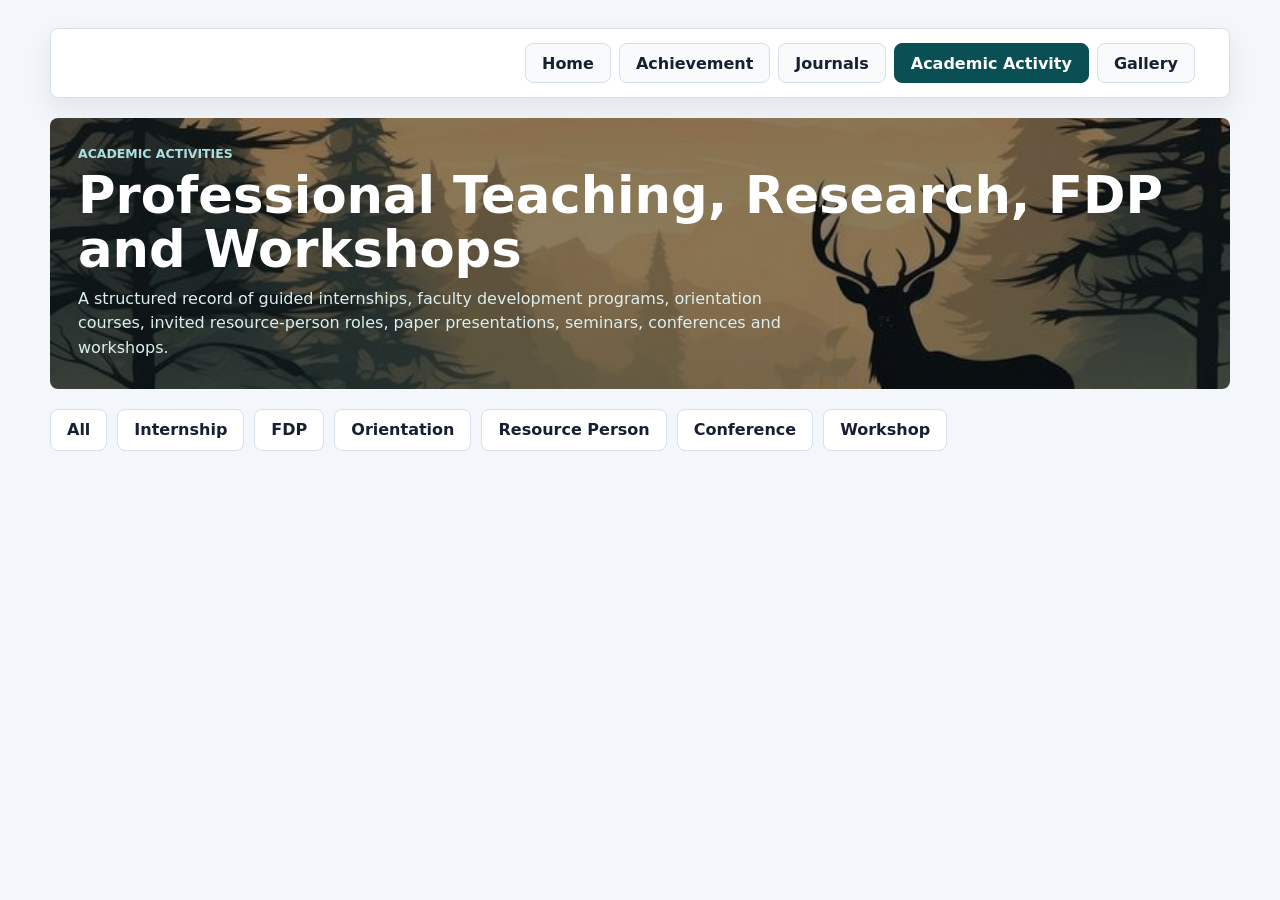
<file: Academic activity.html>
﻿<!doctype html>
<html lang="en">
  <head>
    <meta charset="UTF-8" />
    <meta name="viewport" content="width=device-width, initial-scale=1.0" />
    <title>Academic Activities | KALAIMANI SUBRAMANI</title>
    <link rel="stylesheet" href="src/styles.css" />
    <style>
      .academic-page {
        --activity-primary: var(--accent-dark);
        --activity-accent: var(--accent);
        --activity-border: var(--line);
        --activity-soft: #f8fafc;
      }

      .academic-page .page-hero {
        background: linear-gradient(
          rgba(0, 0, 0, 0.45),
          rgba(0, 0, 0, 0.45)
        ), url("assets/zoologyhome.jpeg");
        background-size: cover;
        background-position: center;
      }

      .activity-stats {
        display: grid;
        grid-template-columns: repeat(6, minmax(0, 1fr));
        gap: 14px;
        margin: 0 0 22px;
      }

      .activity-filters {
        display: flex;
        flex-wrap: wrap;
        gap: 10px;
        margin: 0 0 22px;
      }

      .filter-button {
        min-height: 42px;
        padding: 0 16px;
        border: 1px solid var(--activity-border);
        border-radius: 8px;
        color: var(--ink);
        background: #ffffff;
        font-weight: 900;
        cursor: pointer;
      }

      .filter-button.active,
      .filter-button:hover {
        color: #ffffff;
        border-color: var(--activity-primary);
        background: var(--activity-primary);
      }

      .stat-card,
      .activity-section,
      .timeline-panel {
        border: 1px solid var(--activity-border);
        border-radius: 8px;
        background: #ffffff;
        box-shadow: 0 12px 28px rgba(23, 32, 51, 0.08);
      }

      .stat-card {
        min-height: 112px;
        padding: 18px;
      }

      .stat-card strong {
        display: block;
        color: var(--activity-primary);
        font-size: 2rem;
        line-height: 1;
      }

      .stat-card span {
        display: block;
        margin-top: 10px;
        color: var(--muted);
        font-weight: 800;
      }

      .timeline-panel {
        margin-bottom: 22px;
        padding: 22px;
      }

      .timeline-panel h2 {
        color: var(--activity-primary);
      }

      .activity-timeline {
        display: grid;
        grid-template-columns: repeat(10, minmax(70px, 1fr));
        gap: 10px;
        margin: 18px 0 0;
        padding: 0;
        list-style: none;
      }

      .activity-timeline li {
        min-height: 72px;
        padding: 12px;
        border: 1px solid var(--activity-border);
        border-radius: 8px;
        background: var(--activity-soft);
      }

      .activity-timeline span,
      .activity-card span {
        display: block;
        color: var(--muted);
        font-size: 0.75rem;
        font-weight: 800;
        text-transform: uppercase;
      }

      .activity-timeline strong {
        display: block;
        margin-top: 8px;
        color: var(--activity-primary);
        font-size: 1.45rem;
      }

      .activity-section {
        margin-bottom: 18px;
        overflow: hidden;
      }

      .activity-section.is-hidden,
      .activity-stats.is-hidden,
      .timeline-panel.is-hidden {
        display: none;
      }

      .activity-section summary {
        display: flex;
        align-items: center;
        justify-content: space-between;
        gap: 16px;
        padding: 18px 20px;
        color: #ffffff;
        background: var(--activity-primary);
        cursor: pointer;
      }

      .activity-section summary span {
        font-size: 1.05rem;
        font-weight: 900;
      }

      .activity-section summary small {
        color: #d6eeee;
        font-weight: 800;
      }

      .section-intro {
        margin: 0;
        padding: 18px 20px 0;
        color: var(--muted);
        line-height: 1.6;
      }

      .activity-grid {
        display: grid;
        grid-template-columns: repeat(auto-fit, minmax(270px, 1fr));
        gap: 16px;
        padding: 20px;
      }

      .activity-card {
        min-height: 210px;
        padding: 18px;
        border: 1px solid var(--activity-border);
        border-radius: 8px;
        background: #ffffff;
        box-shadow: 0 10px 22px rgba(23, 32, 51, 0.08);
        transition: transform 0.25s ease, box-shadow 0.25s ease;
      }

      .activity-card:hover {
        transform: translateY(-6px);
        box-shadow: 0 18px 34px rgba(23, 32, 51, 0.14);
      }

      .activity-badge {
        display: inline-flex;
        margin-bottom: 12px;
        padding: 6px 10px;
        border-radius: 999px;
        color: var(--activity-primary);
        background: #eef7f7;
        font-size: 0.72rem;
        font-weight: 900;
        text-transform: uppercase;
      }

      .activity-card h3 {
        margin-bottom: 14px;
        color: var(--ink);
        font-size: 1rem;
        line-height: 1.45;
      }

      .activity-meta {
        display: grid;
        gap: 10px;
      }

      .activity-meta p {
        margin: 0;
        color: var(--ink);
        line-height: 1.5;
      }

      .back-to-top {
        position: fixed;
        right: 18px;
        bottom: 18px;
        z-index: 5;
        width: 44px;
        height: 44px;
        border-radius: 999px;
        color: #ffffff;
        background: var(--activity-primary);
        box-shadow: 0 10px 24px rgba(23, 32, 51, 0.24);
        opacity: 0;
        pointer-events: none;
        transform: translateY(8px);
        transition: opacity 0.2s ease, transform 0.2s ease;
      }

      .back-to-top.is-visible {
        opacity: 1;
        pointer-events: auto;
        transform: translateY(0);
      }

      @media (max-width: 1100px) {
        .activity-stats {
          grid-template-columns: repeat(3, minmax(0, 1fr));
        }

        .activity-timeline {
          grid-template-columns: repeat(5, minmax(0, 1fr));
        }
      }

      @media (max-width: 640px) {
        .activity-stats,
        .activity-timeline {
          grid-template-columns: repeat(2, minmax(0, 1fr));
        }

        .activity-section summary {
          align-items: flex-start;
          flex-direction: column;
        }
      }
    </style>
  </head>
  <body class="academic-page" id="top">
    <main class="site-shell">
      <header class="site-header" aria-label="Primary">
        <a class="brand" href="index.html"></a>
        <nav class="nav-buttons" aria-label="Main pages">
          <a href="index.html">Home</a>
          <a href="Achievement.html">Achievement</a>
          <a href="Journals.html">Journals</a>
          <a class="active" href="Academic activity.html">Academic Activity</a>
          <a href="Gallery.html">Gallery</a>
        </nav>
      </header>

      <section class="page-hero">
        <p class="eyebrow">Academic Activities</p>
        <h1>Professional Teaching, Research, FDP and Workshops</h1>
        <p class="subtitle">A structured record of guided internships, faculty development programs, orientation courses, invited resource-person roles, paper presentations, seminars, conferences and workshops.</p>
      </section>

      <section class="activity-filters" aria-label="Academic activity filters">
        <button class="filter-button" type="button" data-filter="all">All</button>
        <button class="filter-button" type="button" data-filter="internship">Internship</button>
        <button class="filter-button" type="button" data-filter="fdp">FDP</button>
        <button class="filter-button" type="button" data-filter="orientation">Orientation</button>
        <button class="filter-button" type="button" data-filter="resource">Resource Person</button>
        <button class="filter-button" type="button" data-filter="conference">Conference</button>
        <button class="filter-button" type="button" data-filter="workshop">Workshop</button>
      </section>

      <section class="activity-stats is-hidden" aria-label="Academic activity statistics">
        <article class="stat-card"><strong>30</strong><span>Conference / Seminar</span></article>
        <article class="stat-card"><strong>9</strong><span>Faculty Development</span></article>
        <article class="stat-card"><strong>9</strong><span>Workshops</span></article>
        <article class="stat-card"><strong>6</strong><span>Projects Guided</span></article>
        <article class="stat-card"><strong>4</strong><span>Orientation Courses</span></article>
        <article class="stat-card"><strong>3</strong><span>Resource Person</span></article>
      </section>

      <section class="timeline-panel is-hidden" aria-label="Activity timeline">
        <h2>Timeline</h2>
        <p>Academic participation and professional development activity from 2017 through 2026.</p>
        <ul class="activity-timeline">
          
            <li>
              <span>2017</span>
              <strong>11</strong>
            </li>

            <li>
              <span>2018</span>
              <strong>8</strong>
            </li>

            <li>
              <span>2019</span>
              <strong>10</strong>
            </li>

            <li>
              <span>2020</span>
              <strong>10</strong>
            </li>

            <li>
              <span>2021</span>
              <strong>4</strong>
            </li>

            <li>
              <span>2022</span>
              <strong>12</strong>
            </li>

            <li>
              <span>2023</span>
              <strong>9</strong>
            </li>

            <li>
              <span>2024</span>
              <strong>8</strong>
            </li>

            <li>
              <span>2025</span>
              <strong>20</strong>
            </li>

            <li>
              <span>2026</span>
              <strong>2</strong>
            </li>
        </ul>
      </section>

      
        <details class="activity-section is-hidden" id="internship" data-category="internship">
          <summary>
            <span>UG Internship / Project Guided</span>
            <small>6 records</small>
          </summary>
          <p class="section-intro">Student internship and project guidance records drawn from the academic activity document.</p>
          <div class="activity-grid">
            
            <article class="activity-card">
              <small class="activity-badge">Internship Guided</small>
              <h3>N. KAVIPRIYA</h3>
              <div class="activity-meta">
                <p><span>Project</span>AN INTERNSHIP TRAINING OF AAVIN MILK PRODUCTS</p>
<p><span>Year</span>Completed</p>
              </div>
            </article>

            <article class="activity-card">
              <small class="activity-badge">Internship Guided</small>
              <h3>S. UMAMAHESWARI</h3>
              <div class="activity-meta">
                <p><span>Project</span>AN INTERNSHIP TRAINING OF AAVIN MILK PRODUCTS</p>
<p><span>Year</span>Completed</p>
              </div>
            </article>

            <article class="activity-card">
              <small class="activity-badge">Internship Guided</small>
              <h3>B. GEETHA (Reg.No:20PZO1001)</h3>
              <div class="activity-meta">
                <p><span>Project</span>STUDIES ON PHYSIOCHEMICAL PARAMETER ANALYSIS DURING SEASONALITY WISE, DISTRIBUTION STATUS OF FRESHWATER STREAM FISHES IN SALEM DISRICT OF SOUTHERN INDIA</p>
<p><span>Year</span>Completed</p>
              </div>
            </article>

            <article class="activity-card">
              <small class="activity-badge">Internship Guided</small>
              <h3>R. KOWSALYA</h3>
              <div class="activity-meta">
                <p><span>Project</span>AN INTERNSHIP TRAINING AT GOVT UPGRADE PRIMARY HEALTH CENTER</p>
<p><span>Year</span>2023-2024</p>
              </div>
            </article>

            <article class="activity-card">
              <small class="activity-badge">Internship Guided</small>
              <h3>K. DHARSHINI M.Sc.</h3>
              <div class="activity-meta">
                <p><span>Project</span>AN INTERNSHIP TRAINING ON MICROBIAL MOLECULAR TECHNIQUES AND BIOENTREPRENEURSHIP SKILL</p>
<p><span>Year</span>2024-2025</p>
              </div>
            </article>

            <article class="activity-card">
              <small class="activity-badge">Internship Guided</small>
              <h3>T. GOKUL PRIYA.</h3>
              <div class="activity-meta">
                <p><span>Project</span>AN INTERNSHIP TRAINING ON MEDICAL LABORATORY TECHNIQUES</p>
<p><span>Year</span>2025-2026</p>
              </div>
            </article>
          </div>
        </details>
      
        <details class="activity-section is-hidden" id="fdp" data-category="fdp">
          <summary>
            <span>Faculty Development Programs</span>
            <small>9 records</small>
          </summary>
          <p class="section-intro">Training and professional development programs attended.</p>
          <div class="activity-grid">
            
            <article class="activity-card">
              <small class="activity-badge">Faculty Development</small>
              <h3>One day Faculty Development Program “Technological inspirations in Teaching”</h3>
              <div class="activity-meta">
                <p><span>Institution</span>J.K.K. Nataraja college of Arts &amp;Science. Komarapalayum- 638183, Tamil Nadu, India.</p>
<p><span>From</span>15th September 2018</p>
<p><span>To</span>15th September 2018</p>
              </div>
            </article>

            <article class="activity-card">
              <small class="activity-badge">Faculty Development</small>
              <h3>Two-day faculty development program” Communication skills”</h3>
              <div class="activity-meta">
                <p><span>Institution</span>J.K.K. Nataraja college of Arts &amp;Science. Komarapalayum- 638183, Tamil Nadu, India.</p>
<p><span>From</span>04.07.2018</p>
<p><span>To</span>05.07.2018</p>
              </div>
            </article>

            <article class="activity-card">
              <small class="activity-badge">Faculty Development</small>
              <h3>Three days faculty development program on “Emotional Intelligence”</h3>
              <div class="activity-meta">
                <p><span>Institution</span>J.K.K. Nataraja college of Arts &amp;Science. Komarapalayum- 638183, Tamil Nadu, India.</p>
<p><span>From</span>12.12.2019</p>
<p><span>To</span>14.12.2019</p>
              </div>
            </article>

            <article class="activity-card">
              <small class="activity-badge">Faculty Development</small>
              <h3>One day Faculty Development Program “Professional Development in Teaching”</h3>
              <div class="activity-meta">
                <p><span>Institution</span>IQAC, J.K.K. Nataraja college of Pharmacy, Komarapalayam, Namakkal- 638183, Tamil Nadu, India.</p>
<p><span>From</span>19.04.2022</p>
<p><span>To</span>19.04.2022</p>
              </div>
            </article>

            <article class="activity-card">
              <small class="activity-badge">Faculty Development</small>
              <h3>Five days Online National Faculty Development Program on “RESEARCH METHODOLOGY AND PUBLICATION OF BOOKS&amp;ARTICLE”</h3>
              <div class="activity-meta">
                <p><span>Institution</span>Organized by BPT PUBLICATION AND COUNCIL FOR SCIENCE AND DEVELOPMENTS</p>
<p><span>From</span>20.09.2023 to / 24.09.2023</p>
<p><span>To</span>20.09.2023 to / 24.09.2023</p>
              </div>
            </article>

            <article class="activity-card">
              <small class="activity-badge">Faculty Development</small>
              <h3>3 days NAAN MUDHALVAN FDP-PHASE II (MEDICAL CODING-TNASDC HEALTH 6th Sem iii year</h3>
              <div class="activity-meta">
                <p><span>Institution</span>Organized by TAMILNADU APEX SKILL DEVELOPMENT CENTER FOR HEATH CARE at Periyar University</p>
<p><span>From</span>19.02.2024 to 21.02.2024</p>
<p><span>To</span>19.02.2024 to 21.02.2024</p>
              </div>
            </article>

            <article class="activity-card">
              <small class="activity-badge">Faculty Development</small>
              <h3>Six days NAAN MUDHALVAN FDP-PHASE II (ADVANCED MEDICAL CODING 6th Sem iii year</h3>
              <div class="activity-meta">
                <p><span>Institution</span>Organized by Periyar University</p>
<p><span>From</span>06.01.2025 to / 11.01.2025</p>
<p><span>To</span>06.01.2025 to / 11.01.2025</p>
              </div>
            </article>

            <article class="activity-card">
              <small class="activity-badge">Faculty Development</small>
              <h3>5 days NATIONAL LEVEL ONLINE- FDP</h3>
              <div class="activity-meta">
                <p><span>Institution</span>KONGUNADU ARTS AND SCIENCE COLLEGE (AUTONOMOUS) / GN Mills, Coimbatore, Tami Nadu</p>
<p><span>From</span>20.01.2025 to / 24.01.2025</p>
<p><span>To</span>20.01.2025 to / 24.01.2025</p>
              </div>
            </article>

            <article class="activity-card">
              <small class="activity-badge">Faculty Development</small>
              <h3>5 days NATIONAL LEVEL ONLINE- FDP</h3>
              <div class="activity-meta">
                <p><span>Institution</span>Dr.N.G.P. ARTS AND SCIENCE, Coimbatore, Tami lNadu-641048</p>
<p><span>From</span>17.02.2025 to 21.02.2025</p>
<p><span>To</span>17.02.2025 to 21.02.2025</p>
              </div>
            </article>
          </div>
        </details>
      
        <details class="activity-section is-hidden" id="orientation" data-category="orientation">
          <summary>
            <span>UGC Orientation / Refresher Courses</span>
            <small>4 records</small>
          </summary>
          <p class="section-intro">UGC-sponsored orientation and refresher course records with grades and duration.</p>
          <div class="activity-grid">
            
            <article class="activity-card">
              <small class="activity-badge">Orientation / Refresher</small>
              <h3>125th UGC SPONSERD Orientation program</h3>
              <div class="activity-meta">
                <p><span>University / College</span>Bharathiyar University, / Coimbatore, Tamil Nadu, India</p>
<p><span>Duration</span>22.01.2020 to 11.02.2020 / (21 days) Grade: A+</p>
              </div>
            </article>

            <article class="activity-card">
              <small class="activity-badge">Orientation / Refresher</small>
              <h3>UGC SPONSERD Refresher course in Life Sciences</h3>
              <div class="activity-meta">
                <p><span>University / College</span>Ranchi University, / Ranchi, Jharkhand, India.</p>
<p><span>Duration</span>03.09.2021 to 16.09.2021 / (14 days) Grade: A</p>
              </div>
            </article>

            <article class="activity-card">
              <small class="activity-badge">Orientation / Refresher</small>
              <h3>UGC SPONSERD Refresher course in Life Sciences (CORE)</h3>
              <div class="activity-meta">
                <p><span>University / College</span>Devi Ahilya Vishwavidyalaya, University, / Indore, M.P, India.</p>
<p><span>Duration</span>14.03.2023 to 27.03.2023 / (14 days) Grade: A+</p>
              </div>
            </article>

            <article class="activity-card">
              <small class="activity-badge">Orientation / Refresher</small>
              <h3>UGC SPONSERD Refresher Course in Life Sciences (ID)</h3>
              <div class="activity-meta">
                <p><span>University / College</span>UGC -Malaviya Mission Teacher Training Centre, Bharathiar University, Coimbatore, Tamil Nadu, India.</p>
<p><span>Duration</span>18.09.2024 to 01.10.2024 / (14 Days) Grade: A+</p>
              </div>
            </article>
          </div>
        </details>
      
        <details class="activity-section is-hidden" id="resource" data-category="resource">
          <summary>
            <span>Lecture Delivered / Resource Person</span>
            <small>3 records</small>
          </summary>
          <p class="section-intro">Invited lecture, evaluator and resource-person contributions.</p>
          <div class="activity-grid">
            
            <article class="activity-card">
              <small class="activity-badge">Resource Person</small>
              <h3>International Level / Conference</h3>
              <div class="activity-meta">
                <p><span>Venue</span>Sri Venkateshwara arts and science, Dhamapuri-09</p>
<p><span>Position</span>Acted as a Resource Person</p>
<p><span>Topic</span>The Future Innovation Idea of Human Genomic Astro</p>
<p><span>Date</span>28.02.2020</p>
              </div>
            </article>

            <article class="activity-card">
              <small class="activity-badge">Resource Person</small>
              <h3>30th National Children Science Congress 2022-2023</h3>
              <div class="activity-meta">
                <p><span>Venue</span>Acthudha Matriculation School, Dindigul</p>
<p><span>Position</span>Acted as a Resource and evaluator</p>
<p><span>Topic</span>Environmental sciences and its ethical values</p>
<p><span>Date</span>27.10.2022</p>
              </div>
            </article>

            <article class="activity-card">
              <small class="activity-badge">Resource Person</small>
              <h3>Inauguration of Eco club, Lakshmi college of Education, Dindigul</h3>
              <div class="activity-meta">
                <p><span>Venue</span>Inauguration of Eco club, Lakshmi college of Education, Dindigul</p>
<p><span>Position</span>Acted as a Resource Person Innovation on Education</p>
<p><span>Topic</span>“Education in future”</p>
<p><span>Date</span>10.10.2023</p>
              </div>
            </article>
          </div>
        </details>
      
        <details class="activity-section is-hidden" id="conference" data-category="conference">
          <summary>
            <span>Research Paper Presentation / Seminars / Conferences</span>
            <small>30 records</small>
          </summary>
          <p class="section-intro">International, national and state-level conference, seminar and paper presentation records.</p>
          <div class="activity-grid">
            
            <article class="activity-card">
              <small class="activity-badge">Conference / Seminar</small>
              <h3>Name of the Conference / Seminar / workshop, etc.</h3>
              <div class="activity-meta">
                <p><span>Venue</span>Venue</p>
<p><span>Paper / Topic</span>Title of the paper presentation</p>
<p><span>Date</span>Date</p>
              </div>
            </article>

            <article class="activity-card">
              <small class="activity-badge">Conference / Seminar</small>
              <h3>UGC sponsor two-day National level Seminar On “(CEADI-2017)”</h3>
              <div class="activity-meta">
                <p><span>Venue</span>GTN Arts College Dindigul</p>
<p><span>Paper / Topic</span>“Study on the Environment impact of heavy metals in Catla catla and its effects on the health status of the people in Kuttiyapatty pond village in Dindigul District”</p>
<p><span>Date</span>13th &amp;14th / July 2017</p>
              </div>
            </article>

            <article class="activity-card">
              <small class="activity-badge">Conference / Seminar</small>
              <h3>Two days international seminar Current Trends in life Science Medicinal plants and Therapeutics</h3>
              <div class="activity-meta">
                <p><span>Venue</span>Kandasami Kandar’s College Velur, Namakkal, Tamil Nadu</p>
<p><span>Paper / Topic</span>“The Effect of Rhizobacterial Inoculation on Alkaloid Aloin Content of Aloe vera”</p>
<p><span>Date</span>7th and 8th / August 2018</p>
              </div>
            </article>

            <article class="activity-card">
              <small class="activity-badge">Conference / Seminar</small>
              <h3>UGC- sponsored one day National Seminar</h3>
              <div class="activity-meta">
                <p><span>Venue</span>Department of Zoology, APA College of Arts and Culture, Palani, Dindigul (Dt), Tamil Nadu.</p>
<p><span>Paper / Topic</span>“Recent Trends in Biotechnology, Bioinformatics, Biodiversity and its conservation and environmental impact on global warming”</p>
<p><span>Date</span>12th / January 2017</p>
              </div>
            </article>

            <article class="activity-card">
              <small class="activity-badge">Conference / Seminar</small>
              <h3>UGC Sponsored One day National level</h3>
              <div class="activity-meta">
                <p><span>Venue</span>Arulmigu Palaniandavar college of Arts and Culture, Palani, Dindigul (D.t).</p>
<p><span>Paper / Topic</span>“Wild Life Conservation Status in Palani Hills of South India”</p>
<p><span>Date</span>1st / October 2015</p>
              </div>
            </article>

            <article class="activity-card">
              <small class="activity-badge">Conference / Seminar</small>
              <h3>International Conference</h3>
              <div class="activity-meta">
                <p><span>Venue</span>Centre of Advanced Study in Marine Biology, faculty of Marine Science, Parangipetai-608 502, Tamil Nadu, and India.</p>
<p><span>Paper / Topic</span>“Biotechnology and its Application in Agriculture and Fisheries”</p>
<p><span>Date</span>23rd -25th / August 2017</p>
              </div>
            </article>

            <article class="activity-card">
              <small class="activity-badge">Conference / Seminar</small>
              <h3>One day International Seminar on Biological Science</h3>
              <div class="activity-meta">
                <p><span>Venue</span>Arulmigu Palaniandavar Arts and Culture for Women, Palani on 4th February 2016.</p>
<p><span>Paper / Topic</span>“Studies on diversity, distributional pattern and conservation status of fresh water fishes in Palani hills”</p>
<p><span>Date</span>Presentation / 4th February 2016.</p>
              </div>
            </article>

            <article class="activity-card">
              <small class="activity-badge">Conference / Seminar</small>
              <h3>International conference on “Current Science of Physiology and Behavior” (CSPB-2019)</h3>
              <div class="activity-meta">
                <p><span>Venue</span>Department of Zoology Periyar University, Salem-636011.</p>
<p><span>Paper / Topic</span>“Studies on socio behavior and conservation status of fresh water fishes and other animals in Palani hills of southern India”</p>
<p><span>Date</span>Presentation / 22 and 23 february,2019</p>
              </div>
            </article>

            <article class="activity-card">
              <small class="activity-badge">Conference / Seminar</small>
              <h3>International Conference on Innovative Research Science, Engineering Technology and Management (ICIRSETM-2020)</h3>
              <div class="activity-meta">
                <p><span>Venue</span>Sri Venkateswara arts and science college, dharumapuri-636809</p>
<p><span>Paper / Topic</span>“The future Innovation idea of Human genome study in genomic Astro”</p>
<p><span>Date</span>Presentation / 28thFebruary, / 2020</p>
              </div>
            </article>

            <article class="activity-card">
              <small class="activity-badge">Conference / Seminar</small>
              <h3>National level Seminar on “Recent Trends in Biotechnology”</h3>
              <div class="activity-meta">
                <p><span>Venue</span>Department of Zoology, Arulmigu Palaniandaver College of Arts &amp; Science, Palani.</p>
<p><span>Paper / Topic</span>“Recent Trends in Biotechnology”</p>
<p><span>Date</span>12th January / 2017</p>
              </div>
            </article>

            <article class="activity-card">
              <small class="activity-badge">Conference / Seminar</small>
              <h3>State level Seminar on “Recent Trends in Biotechnology and Bio information”</h3>
              <div class="activity-meta">
                <p><span>Venue</span>Department of Zoology, Arulmigu Palani Andaver College of Arts &amp; Science, Palani.</p>
<p><span>Paper / Topic</span>Recent Trends in Biotechnology and Bio information”</p>
<p><span>Date</span>30th March / 2012.</p>
              </div>
            </article>

            <article class="activity-card">
              <small class="activity-badge">Conference / Seminar</small>
              <h3>State level Seminar on “Recent Advances in Pharmaceutical Science”</h3>
              <div class="activity-meta">
                <p><span>Venue</span>Erode College of Pharmacy and Dr. M.G.R medical University Chennai -32</p>
<p><span>Paper / Topic</span>Recent Advances in Pharmaceutical Science”</p>
<p><span>Date</span>22nd July / 2016</p>
              </div>
            </article>

            <article class="activity-card">
              <small class="activity-badge">Conference / Seminar</small>
              <h3>State level seminar on “Modern Approaches in Pharmaceuticals Formulations”</h3>
              <div class="activity-meta">
                <p><span>Venue</span>Erode College of Pharmacy, Erode and MGR Medical University Chennai-32</p>
<p><span>Paper / Topic</span>Modern Approaches in Pharmaceuticals Formulations”</p>
<p><span>Date</span>24th Feb. / 2017.</p>
              </div>
            </article>

            <article class="activity-card">
              <small class="activity-badge">Conference / Seminar</small>
              <h3>National Seminar On “Research Methodology and Application of Statistics in Education”</h3>
              <div class="activity-meta">
                <p><span>Venue</span>Center for Educational Research, Madurai Kamaraj University, Maduari-625 021.</p>
<p><span>Paper / Topic</span>Research Methodology and Application of Statistics in Education”</p>
<p><span>Date</span>14th &amp; 15th September / 2017</p>
              </div>
            </article>

            <article class="activity-card">
              <small class="activity-badge">Conference / Seminar</small>
              <h3>International Seminar on “The Impact of Environmental Pollution on Disease and Drug Resistance”</h3>
              <div class="activity-meta">
                <p><span>Venue</span>Kandasami Kandars’s College Velur, Namakkal.</p>
<p><span>Paper / Topic</span>The Impact of Environmental Pollution on Disease and Drug Resistance”</p>
<p><span>Date</span>13th October 2017.</p>
              </div>
            </article>

            <article class="activity-card">
              <small class="activity-badge">Conference / Seminar</small>
              <h3>National Seminar on “Recent Trends in Biological of Botany Biotechnology &amp; Zoology”</h3>
              <div class="activity-meta">
                <p><span>Venue</span>Padmavani Arts &amp; science College for women, Salem.</p>
<p><span>Paper / Topic</span>Recent Trends in Biological of Botany Biotechnology &amp; Zoology”</p>
<p><span>Date</span>20th January. / 2018</p>
              </div>
            </article>

            <article class="activity-card">
              <small class="activity-badge">Conference / Seminar</small>
              <h3>One day International Symposium on “Organized by PG and Research Department of zoology”</h3>
              <div class="activity-meta">
                <p><span>Venue</span>J.K.K. Nataraja College of Arts and Science, Kumarapalayum, Erode (D.t)</p>
<p><span>Paper / Topic</span>Organized by PG and Research Department of zoology”</p>
<p><span>Date</span>17th December 2018</p>
              </div>
            </article>

            <article class="activity-card">
              <small class="activity-badge">Conference / Seminar</small>
              <h3>National conference on “Novel Microbial Technologies for Sustainable Agriculture and Allied Industries / (NMTSAAI-2019)”</h3>
              <div class="activity-meta">
                <p><span>Venue</span>Department of Agriculture Microbiology, Annamalai University, Annamalai Nagar, Tamil Nadu</p>
<p><span>Paper / Topic</span>“Novel Microbial Technologies for sustainable Agriculture and Allied Industries / (NMTSAAI-2019)”</p>
<p><span>Date</span>28th and 29th January 2019</p>
              </div>
            </article>

            <article class="activity-card">
              <small class="activity-badge">Conference / Seminar</small>
              <h3>UGC Sponsored State level Seminar on “Gene and Environmental Interaction”</h3>
              <div class="activity-meta">
                <p><span>Venue</span>PG and Research Department of botany, velar college for women Erode.</p>
<p><span>Paper / Topic</span>Gene and Environmental Interaction</p>
<p><span>Date</span>4th March 2019</p>
              </div>
            </article>

            <article class="activity-card">
              <small class="activity-badge">Conference / Seminar</small>
              <h3>NAAC sponsored a two days national level seminar on “Role of NAAC in enhance quality in higher educational institutions”</h3>
              <div class="activity-meta">
                <p><span>Venue</span>Sri Vidya Mandir Arts&amp; Science college (IQAC)</p>
<p><span>Paper / Topic</span>Role of NAAC in enhance quality in higher educational institutions”</p>
<p><span>Date</span>7th and 8th September 2021</p>
              </div>
            </article>

            <article class="activity-card">
              <small class="activity-badge">Conference / Seminar</small>
              <h3>Global Web conference on multidisciplinary research and development (GWCMRD-2020)</h3>
              <div class="activity-meta">
                <p><span>Venue</span>Sarojini Research and Development Council</p>
<p><span>Paper / Topic</span>Sarojini Research and Development Council</p>
<p><span>Date</span>October / 31,2020</p>
              </div>
            </article>

            <article class="activity-card">
              <small class="activity-badge">Conference / Seminar</small>
              <h3>Indo American / multidisciplinary web conference / (IAMWCASET-2022</h3>
              <div class="activity-meta">
                <p><span>Venue</span>Arts, Science, / Engineering and Technology</p>
<p><span>Paper / Topic</span>Sidhartha Educational and Research Federation 31</p>
<p><span>Date</span>AUG-2022</p>
              </div>
            </article>

            <article class="activity-card">
              <small class="activity-badge">Conference / Seminar</small>
              <h3>One day national seminar on “Recent Trends in Environmental Microbial-Biotechnology” (RTEMB-2022)</h3>
              <div class="activity-meta">
                <p><span>Venue</span>Departments of biotechnology &amp; microbiology / Padmavani Arts&amp; Science college for women, opp, Periyar University, Salem-636011, Tamil Nadu</p>
<p><span>Paper / Topic</span>Seasonal changes in physiochemical parameters of fresh water in some selected location of palani hills, Tamilnadu, India</p>
<p><span>Date</span>Presentation / 18th March 2022</p>
              </div>
            </article>

            <article class="activity-card">
              <small class="activity-badge">Conference / Seminar</small>
              <h3>One day international conference on / “Recent Trends in Science, Technology, / Management &amp; Humanities”</h3>
              <div class="activity-meta">
                <p><span>Venue</span>Jagannath University, Bahadurgarh, Haryana / (India)</p>
<p><span>Paper / Topic</span>“Physiochemical parameters analysis and diversity status of endemic stream fishes in palani hills western Ghats of south India”</p>
<p><span>Date</span>Presentation / 29th March 2022</p>
              </div>
            </article>

            <article class="activity-card">
              <small class="activity-badge">Conference / Seminar</small>
              <h3>Periyar University, Salem-636011 / National Seminar on 75 Years of Advancements in Zoological Research</h3>
              <div class="activity-meta">
                <p><span>Venue</span>Periyar university, salem-636011, Tamil Nadu, India.</p>
<p><span>Paper / Topic</span>National Seminar on 75 Years of Advancements in Zoological Research</p>
<p><span>Date</span>Participated / 13.09.2022</p>
              </div>
            </article>

            <article class="activity-card">
              <small class="activity-badge">Conference / Seminar</small>
              <h3>International / Conference</h3>
              <div class="activity-meta">
                <p><span>Venue</span>Nagarjuna government college, Telangana, India</p>
<p><span>Paper / Topic</span>The diversity, seasonality and distributional pattern of fresh water fishes in Palani hills, Tamil Nadu.</p>
<p><span>Date</span>Participated &amp; / Presented a paper / 29.08.2022 / To / 30.08.2022</p>
              </div>
            </article>

            <article class="activity-card">
              <small class="activity-badge">Conference / Seminar</small>
              <h3>International Conference on nanotechnology in science innovation</h3>
              <div class="activity-meta">
                <p><span>Venue</span>Nadar Saraswathi college of arts and science (Autonomous), vadaputhupatti, theni-625531</p>
<p><span>Paper / Topic</span>Effect of heavy metals from dyeing mills effluent 0n the freshwater fish Labeo rohita and toxic effect on fish metabolism</p>
<p><span>Date</span>Participated &amp; / Presented a research paper held on 09.01.2025 to 10.01.2025</p>
              </div>
            </article>

            <article class="activity-card">
              <small class="activity-badge">Conference / Seminar</small>
              <h3>National Conference on Bioprospecting of Natural Resources for the Betterment of Society (BNRBS-2025)</h3>
              <div class="activity-meta">
                <p><span>Venue</span>Bharathidasan college oof arts and science, Ellispettai, Pallipalayam po erode -638116, Tamil Nadu, India</p>
<p><span>Paper / Topic</span>studies on molecular characterization of fresh water fishes, conservation status in Majalaru river of Pachalur Hills</p>
<p><span>Date</span>Participated and Oral Presentation / on 08.08.2025</p>
              </div>
            </article>

            <article class="activity-card">
              <small class="activity-badge">Conference / Seminar</small>
              <h3>International / Conference</h3>
              <div class="activity-meta">
                <p><span>Venue</span>conducted by INTERNATIONAL TAMIL DIGNITARIES’ FEDERATION (169/2020)</p>
<p><span>Paper / Topic</span>Certificate of appreciation-2025</p>
<p><span>Date</span>Participated on / 05.09.2025</p>
              </div>
            </article>

            <article class="activity-card">
              <small class="activity-badge">Conference / Seminar</small>
              <h3>One day Seminar</h3>
              <div class="activity-meta">
                <p><span>Venue</span>Organized by Research and Development cell by SRI VASAVI COLLEGE ERODE association with Pencilbitz</p>
<p><span>Paper / Topic</span>UDYAM-TN-27-0069110</p>
<p><span>Date</span>Participated / On 03.01.2026</p>
              </div>
            </article>
          </div>
        </details>
      
        <details class="activity-section is-hidden" id="workshop" data-category="workshop">
          <summary>
            <span>International, National and State-Level Workshops</span>
            <small>9 records</small>
          </summary>
          <p class="section-intro">Workshop participation and professional training activities.</p>
          <div class="activity-grid">
            
            <article class="activity-card">
              <small class="activity-badge">Workshop</small>
              <h3>International Workshop on “Trends in Plant Diversity and Applied microbiology conservation and application”</h3>
              <div class="activity-meta">
                <p><span>Venue</span>PG and Research Department of botany, velar college for women Erode.</p>
<p><span>Date</span>3-4 July 2017.</p>
              </div>
            </article>

            <article class="activity-card">
              <small class="activity-badge">Workshop</small>
              <h3>Workshop on “Designing and creating website using free tools”</h3>
              <div class="activity-meta">
                <p><span>Venue</span>IQAC and central library / GTN Arts college Dindigul,</p>
<p><span>Date</span>2nd September 2017.</p>
              </div>
            </article>

            <article class="activity-card">
              <small class="activity-badge">Workshop</small>
              <h3>International workshop on “Biosensor and Bioelectronics”</h3>
              <div class="activity-meta">
                <p><span>Venue</span>V.P.P.M. Arts and Science college for women, / Krishnan kovil.</p>
<p><span>Date</span>October 5th / 2017</p>
              </div>
            </article>

            <article class="activity-card">
              <small class="activity-badge">Workshop</small>
              <h3>UGC Autonomy grant Sponsored state level workshop on “Hands on Training in PCR Technique”</h3>
              <div class="activity-meta">
                <p><span>Venue</span>Department of zoology, GTN Arts college, Dindigul (D.t)</p>
<p><span>Date</span>5th March / 2019</p>
              </div>
            </article>

            <article class="activity-card">
              <small class="activity-badge">Workshop</small>
              <h3>Workshop on “The Use of Fold Scopes”</h3>
              <div class="activity-meta">
                <p><span>Venue</span>Department of Biochemistry. Vivekananda college of Arts and Science for Women. / Thiruchenkodu.</p>
<p><span>Date</span>28th July / 2018</p>
              </div>
            </article>

            <article class="activity-card">
              <small class="activity-badge">Workshop</small>
              <h3>Workshop on “Pedagogic and Personal Effectiveness”</h3>
              <div class="activity-meta">
                <p><span>Venue</span>J.K.K. Nataraja Dental College and Hospital kumarapalayum, / Erode (D.t)</p>
<p><span>Date</span>22 and 23rd / October-2019</p>
              </div>
            </article>

            <article class="activity-card">
              <small class="activity-badge">Workshop</small>
              <h3>Workshop on “Solution for River Pollution”</h3>
              <div class="activity-meta">
                <p><span>Venue</span>Society for environment and sustainable development (SESD), New Delhi, India</p>
<p><span>Date</span>28th August / 2021</p>
              </div>
            </article>

            <article class="activity-card">
              <small class="activity-badge">Workshop</small>
              <h3>Reference management tools and online citation database</h3>
              <div class="activity-meta">
                <p><span>Venue</span>Indian Academic Researchers Association</p>
<p><span>Date</span>21.04.2020</p>
              </div>
            </article>

            <article class="activity-card">
              <small class="activity-badge">Workshop</small>
              <h3>Spectroscopy Techniques</h3>
              <div class="activity-meta">
                <p><span>Venue</span>Immaculate College for Women, Kallakurichi.</p>
<p><span>Date</span>30.04.2020</p>
              </div>
            </article>
          </div>
        </details>
    </main>
    <a class="action-link back-to-top" href="#top" aria-label="Back to top">↑</a>
    <script>
      const filterButtons = document.querySelectorAll(".filter-button");
      const sections = document.querySelectorAll(".activity-section");
      const backToTop = document.querySelector(".back-to-top");

      sections.forEach((section) => {
        section.classList.add("is-hidden");
        section.open = false;
      });

      filterButtons.forEach((button) => {
        button.addEventListener("click", () => {
          const filter = button.dataset.filter;

          filterButtons.forEach((item) => item.classList.remove("active"));
          button.classList.add("active");

          sections.forEach((section) => {
            const shouldShow = filter === "all" || section.dataset.category === filter;
            section.classList.toggle("is-hidden", !shouldShow);
            section.open = shouldShow;
          });
        });
      });

      window.addEventListener("scroll", () => {
        backToTop.classList.toggle("is-visible", window.scrollY > 500);
      });
    </script>
  </body>
</html>
</file>
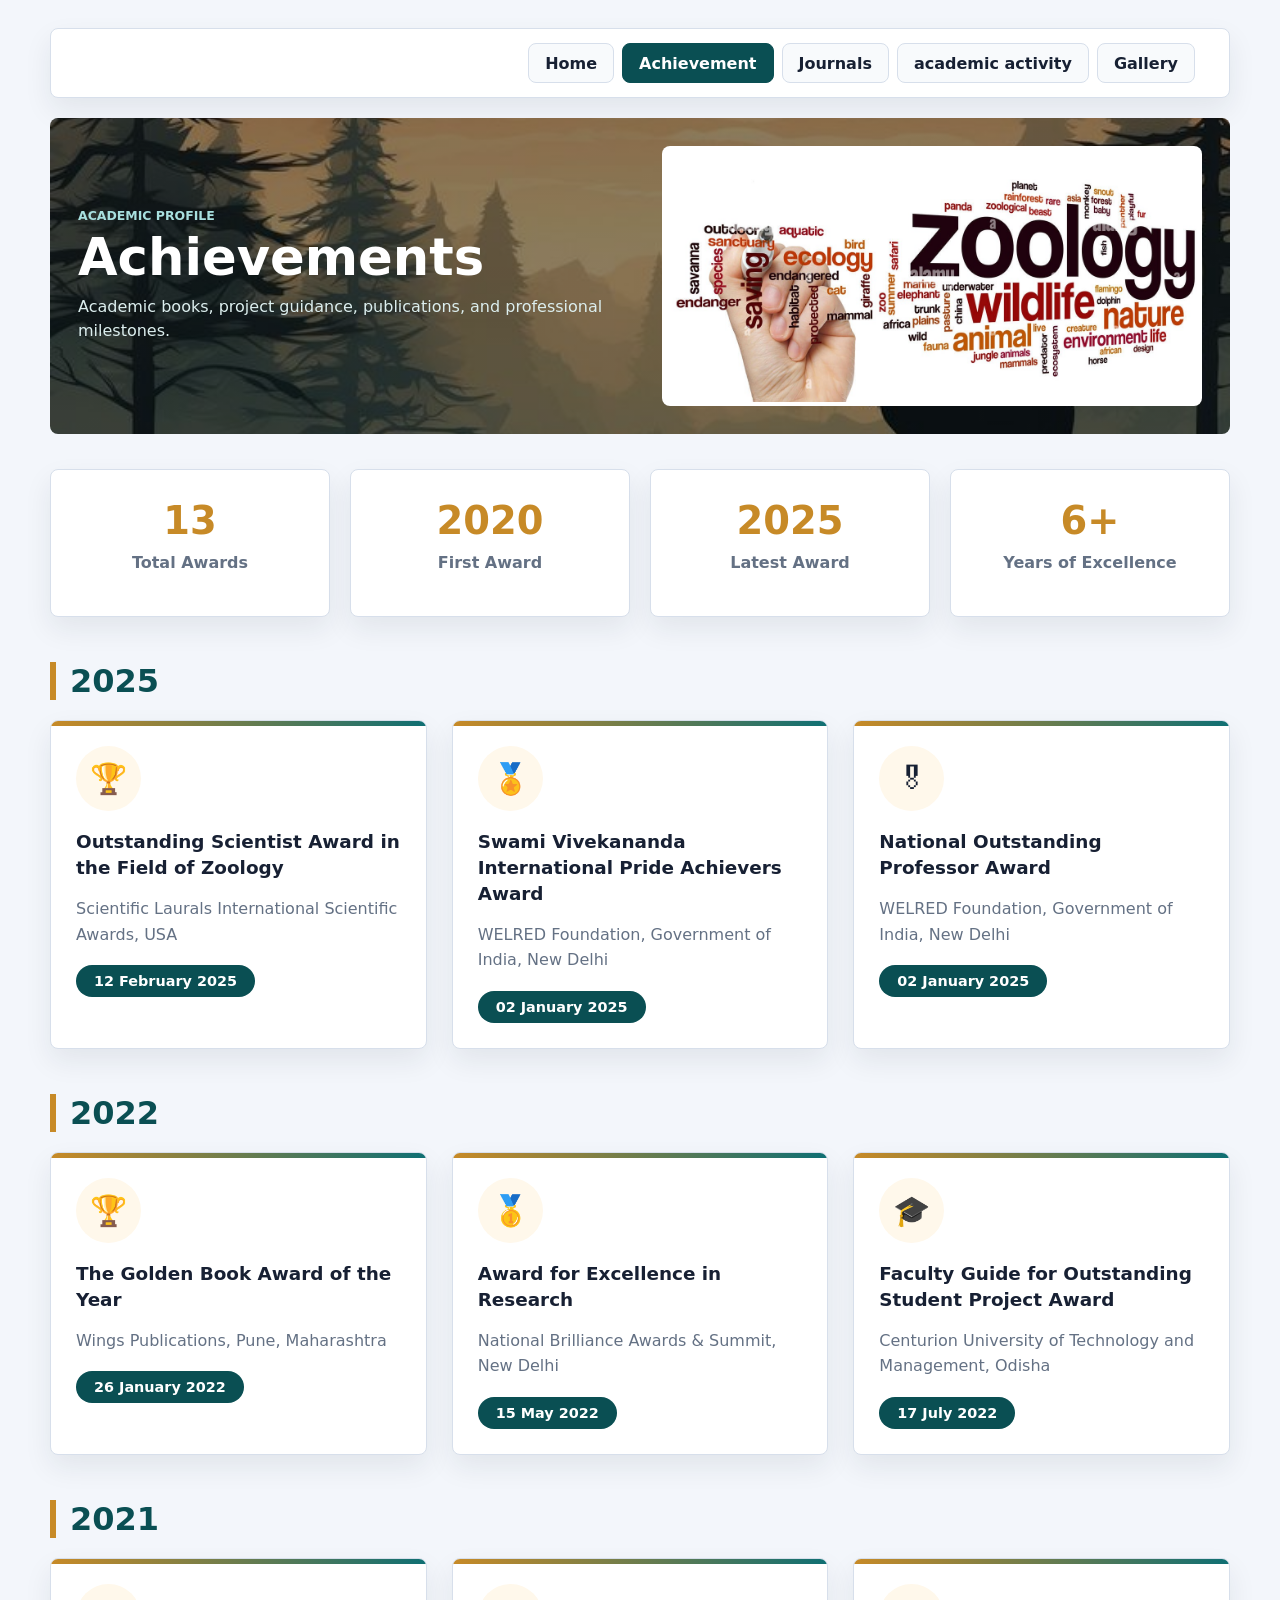
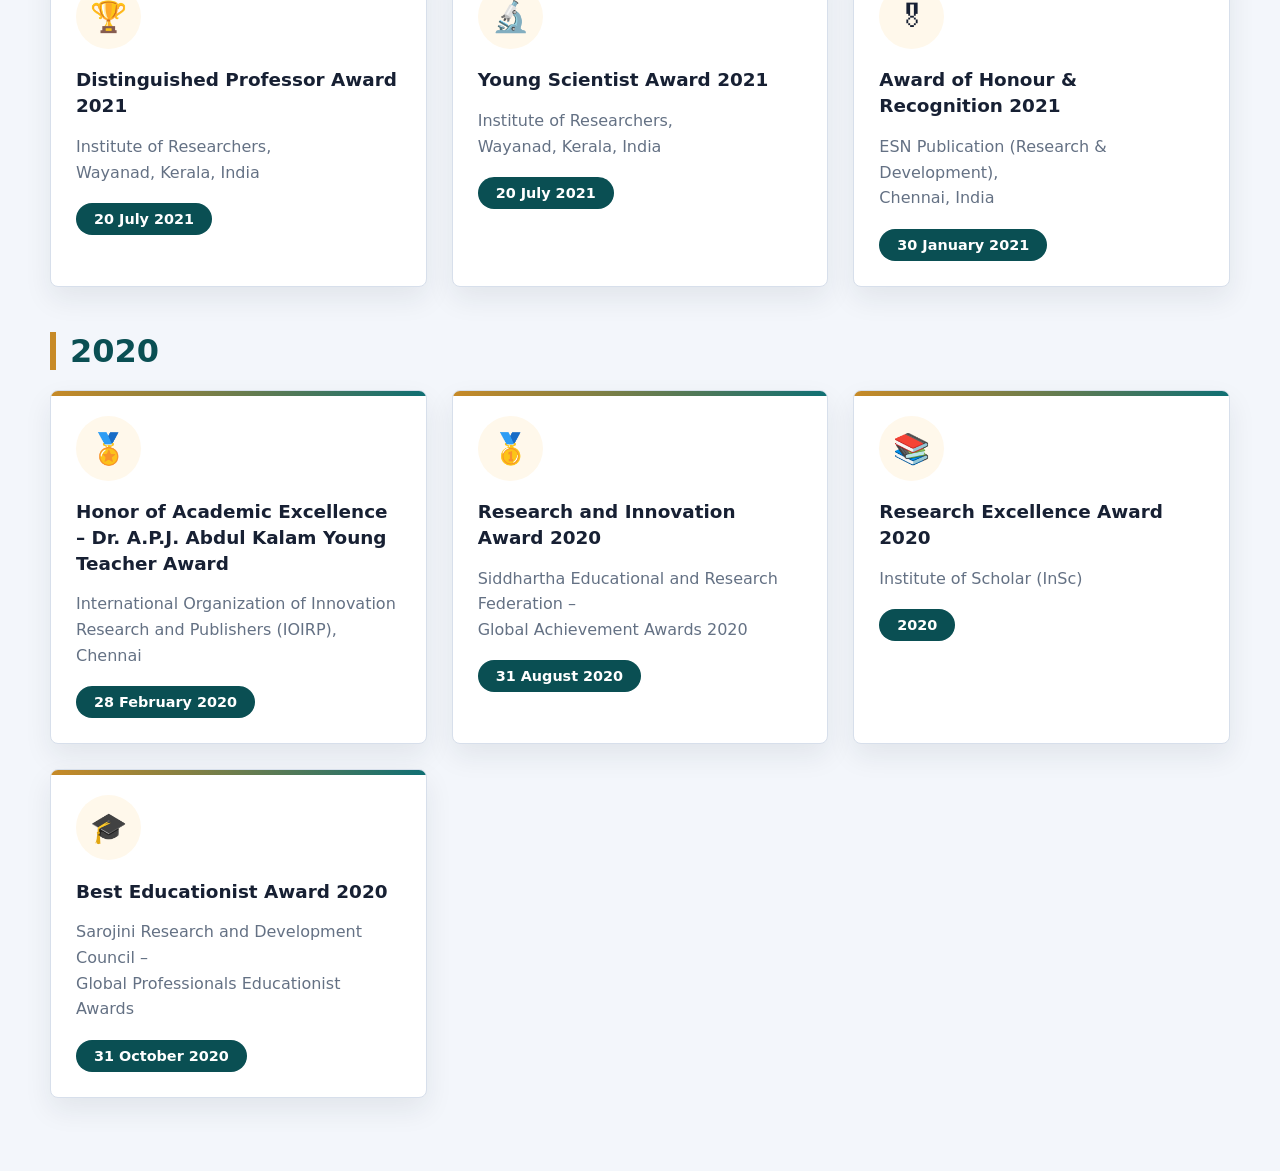
<file: Achievement.html>
<!doctype html>
<html lang="en">
  <head>
    <meta charset="UTF-8" />
    <meta name="viewport" content="width=device-width, initial-scale=1.0" />
    <title>KALAIMANI SUBRAMANI</title>
    <link rel="stylesheet" href="src/styles.css" />
  </head>
  <body>
    <main class="site-shell">
      <header class="site-header" aria-label="Primary">
        <a class="brand" href="index.html"></a>
        <nav class="nav-buttons" aria-label="Main pages">
          <a href="index.html">Home</a>
          <a class="active" href="Achievement.html">Achievement</a>
          <a href="Journals.html">Journals</a>
          <a href="Academic activity.html">academic activity</a>
          <a href="Gallery.html">Gallery</a>
        </nav>
      </header>

      <section class="page-hero achievement-hero">
        <div>
          <p class="eyebrow">Academic Profile</p>
          <h1>Achievements</h1>
          <p class="subtitle">Academic books, project guidance, publications, and professional milestones.</p>
        </div>
        <img class="achievement-image" src="assets/achievement-zoology.jpg" alt="Zoology wildlife word art" />
      </section>
     

<section class="award-summary">

<div class="summary-card">
<h2>13</h2>
<p>Total Awards</p>
</div>

<div class="summary-card">
<h2>2020</h2>
<p>First Award</p>
</div>

<div class="summary-card">
<h2>2025</h2>
<p>Latest Award</p>
</div>

<div class="summary-card">
<h2>6+</h2>
<p>Years of Excellence</p>
</div>

</section>




<section class="award-section">

<h2 class="year-title">2025</h2>

<div class="award-grid">

<div class="award-card">

<div class="award-icon">🏆</div>

<h3>Outstanding Scientist Award in the Field of Zoology</h3>

<p class="award-org">
Scientific Laurals International Scientific Awards,
USA
</p>

<span class="award-date">
12 February 2025
</span>

</div>



<div class="award-card">

<div class="award-icon">🏅</div>

<h3>
Swami Vivekananda International Pride Achievers Award
</h3>

<p class="award-org">
WELRED Foundation,
Government of India,
New Delhi
</p>

<span class="award-date">
02 January 2025
</span>

</div>



<div class="award-card">

<div class="award-icon">🎖</div>

<h3>
National Outstanding Professor Award
</h3>

<p class="award-org">
WELRED Foundation,
Government of India,
New Delhi
</p>

<span class="award-date">
02 January 2025
</span>

</div>

</div>

</section>




<section class="award-section">

<h2 class="year-title">2022</h2>

<div class="award-grid">

<div class="award-card">

<div class="award-icon">🏆</div>

<h3>
The Golden Book Award of the Year
</h3>

<p class="award-org">
Wings Publications,
Pune,
Maharashtra
</p>

<span class="award-date">
26 January 2022
</span>

</div>



<div class="award-card">

<div class="award-icon">🥇</div>

<h3>
Award for Excellence in Research
</h3>

<p class="award-org">
National Brilliance Awards &
Summit,
New Delhi
</p>

<span class="award-date">
15 May 2022
</span>

</div>



<div class="award-card">

<div class="award-icon">🎓</div>

<h3>
Faculty Guide for Outstanding Student Project Award
</h3>

<p class="award-org">
Centurion University of Technology
and Management,
Odisha
</p>

<span class="award-date">
17 July 2022
</span>

</div>

</div>
<!-- ===================== 2021 ===================== -->

<section class="award-section">

<h2 class="year-title">2021</h2>

<div class="award-grid">

<div class="award-card">

<div class="award-icon">🏆</div>

<h3>Distinguished Professor Award 2021</h3>

<p class="award-org">
Institute of Researchers,<br>
Wayanad, Kerala, India
</p>

<span class="award-date">
20 July 2021
</span>

</div>


<div class="award-card">

<div class="award-icon">🔬</div>

<h3>Young Scientist Award 2021</h3>

<p class="award-org">
Institute of Researchers,<br>
Wayanad, Kerala, India
</p>

<span class="award-date">
20 July 2021
</span>

</div>


<div class="award-card">

<div class="award-icon">🎖</div>

<h3>Award of Honour & Recognition 2021</h3>

<p class="award-org">
ESN Publication (Research & Development),<br>
Chennai, India
</p>

<span class="award-date">
30 January 2021
</span>

</div>

</div>

</section>



<!-- ===================== 2020 ===================== -->

<section class="award-section">

<h2 class="year-title">2020</h2>

<div class="award-grid">

<div class="award-card">

<div class="award-icon">🏅</div>

<h3>Honor of Academic Excellence – Dr. A.P.J. Abdul Kalam Young Teacher Award</h3>

<p class="award-org">
International Organization of Innovation Research and Publishers (IOIRP),<br>
Chennai
</p>

<span class="award-date">
28 February 2020
</span>

</div>


<div class="award-card">

<div class="award-icon">🥇</div>

<h3>Research and Innovation Award 2020</h3>

<p class="award-org">
Siddhartha Educational and Research Federation –<br>
Global Achievement Awards 2020
</p>

<span class="award-date">
31 August 2020
</span>

</div>


<div class="award-card">

<div class="award-icon">📚</div>

<h3>Research Excellence Award 2020</h3>

<p class="award-org">
Institute of Scholar (InSc)
</p>

<span class="award-date">
2020
</span>

</div>


<div class="award-card">

<div class="award-icon">🎓</div>

<h3>Best Educationist Award 2020</h3>

<p class="award-org">
Sarojini Research and Development Council –<br>
Global Professionals Educationist Awards
</p>

<span class="award-date">
31 October 2020
</span>

</div>

</div>



</section>





    </main>
  </body>
</html>
</file>
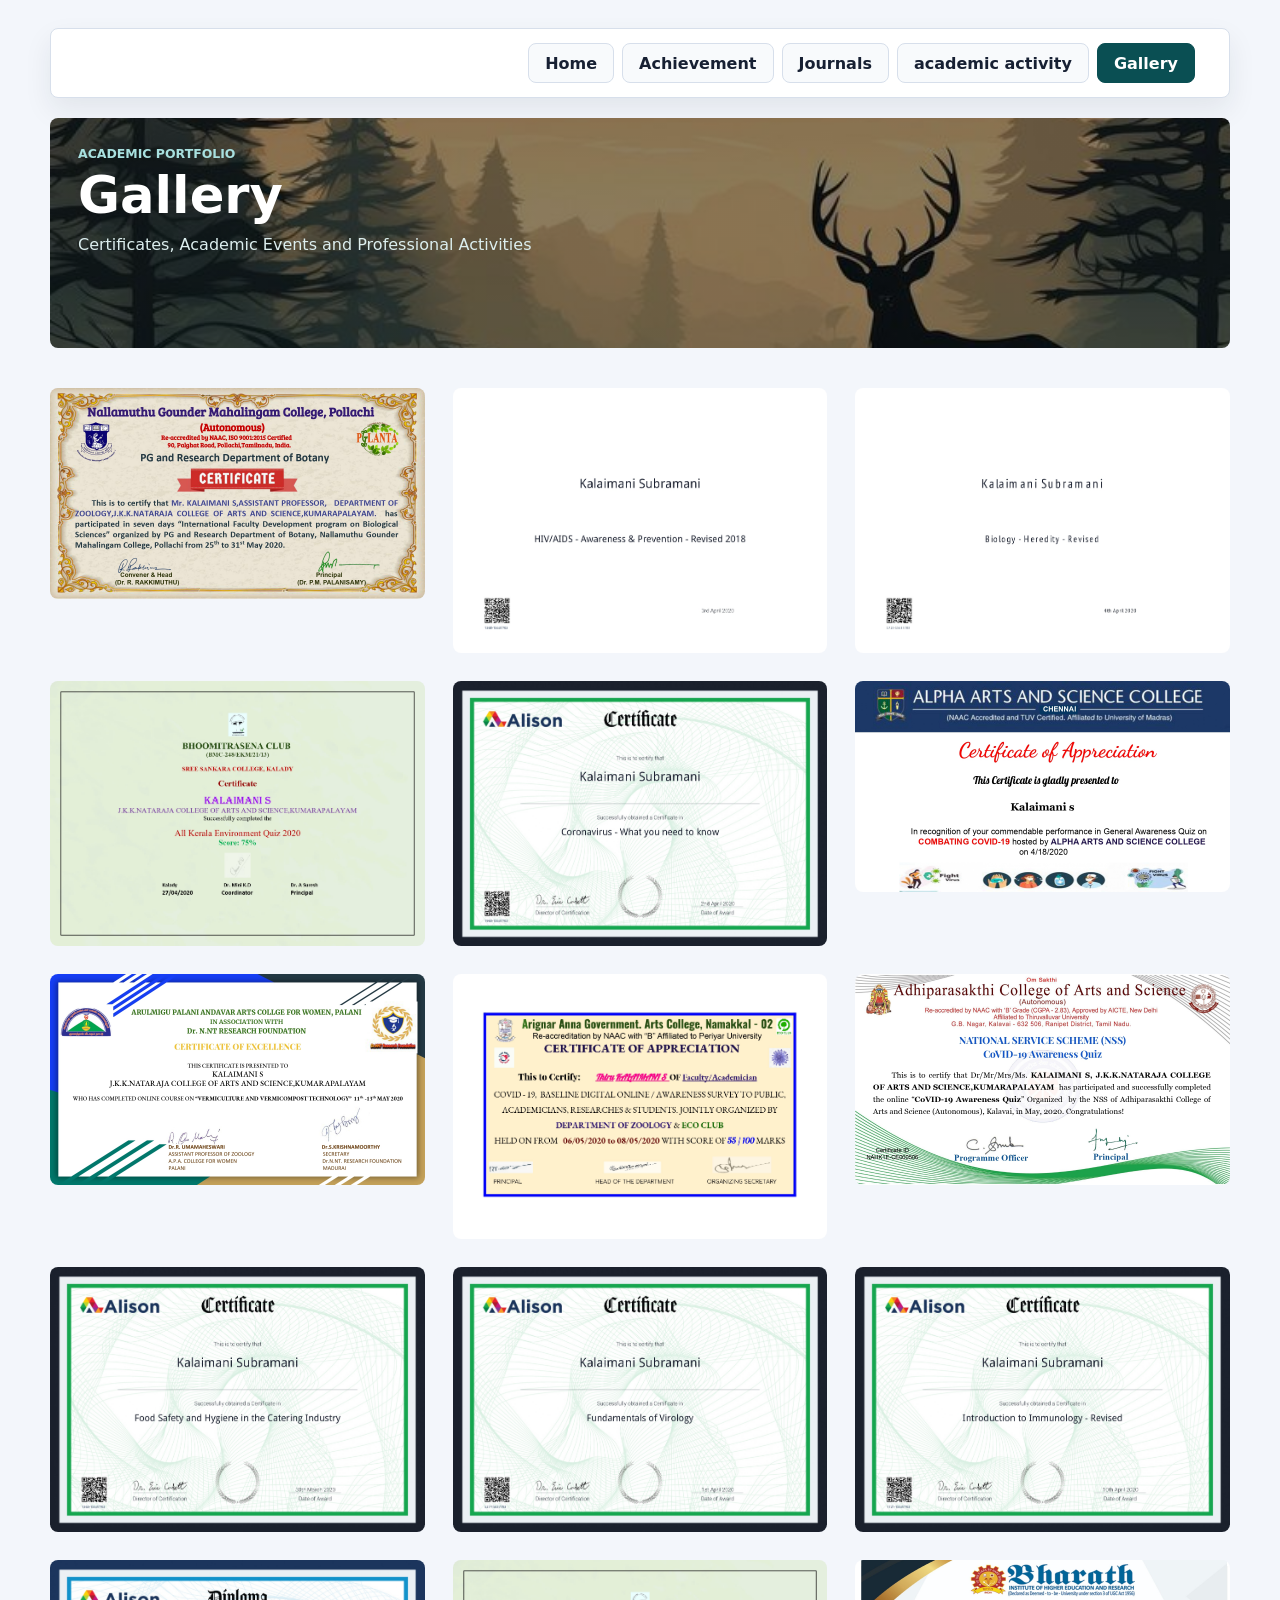
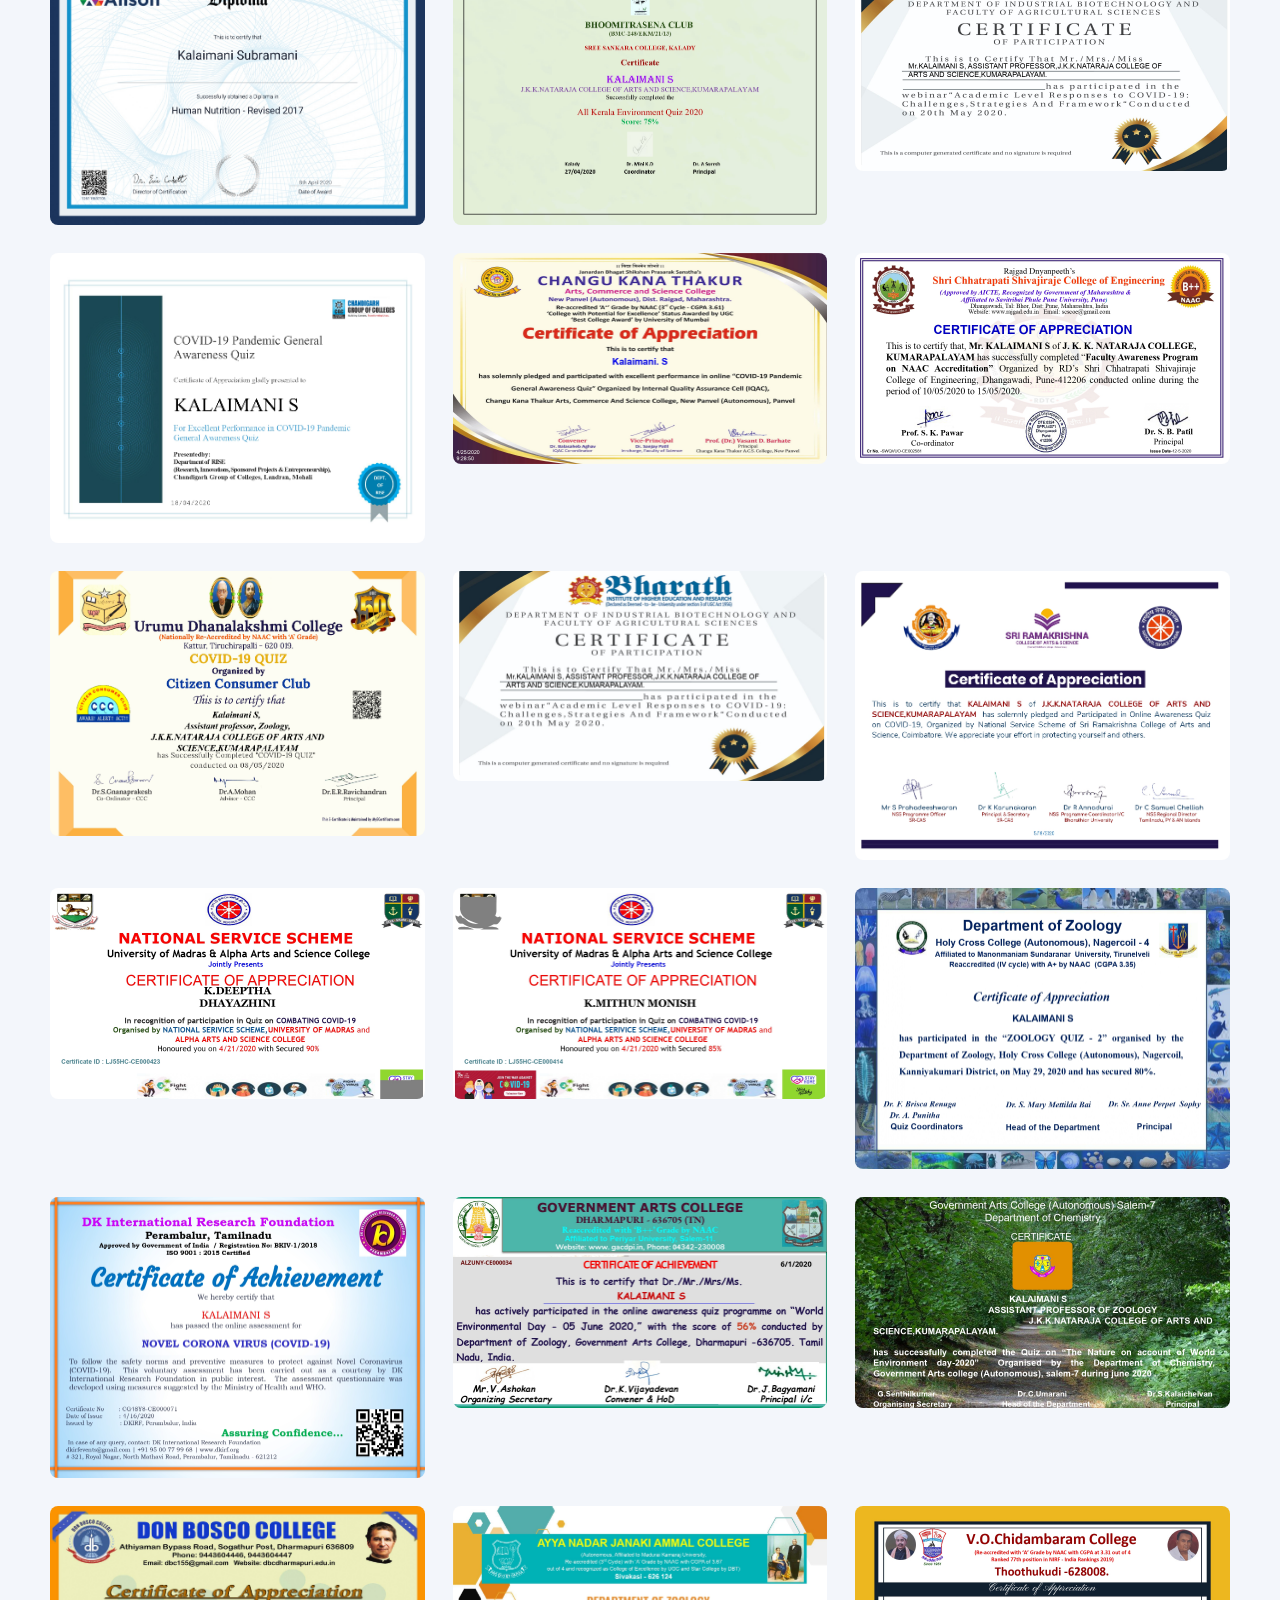
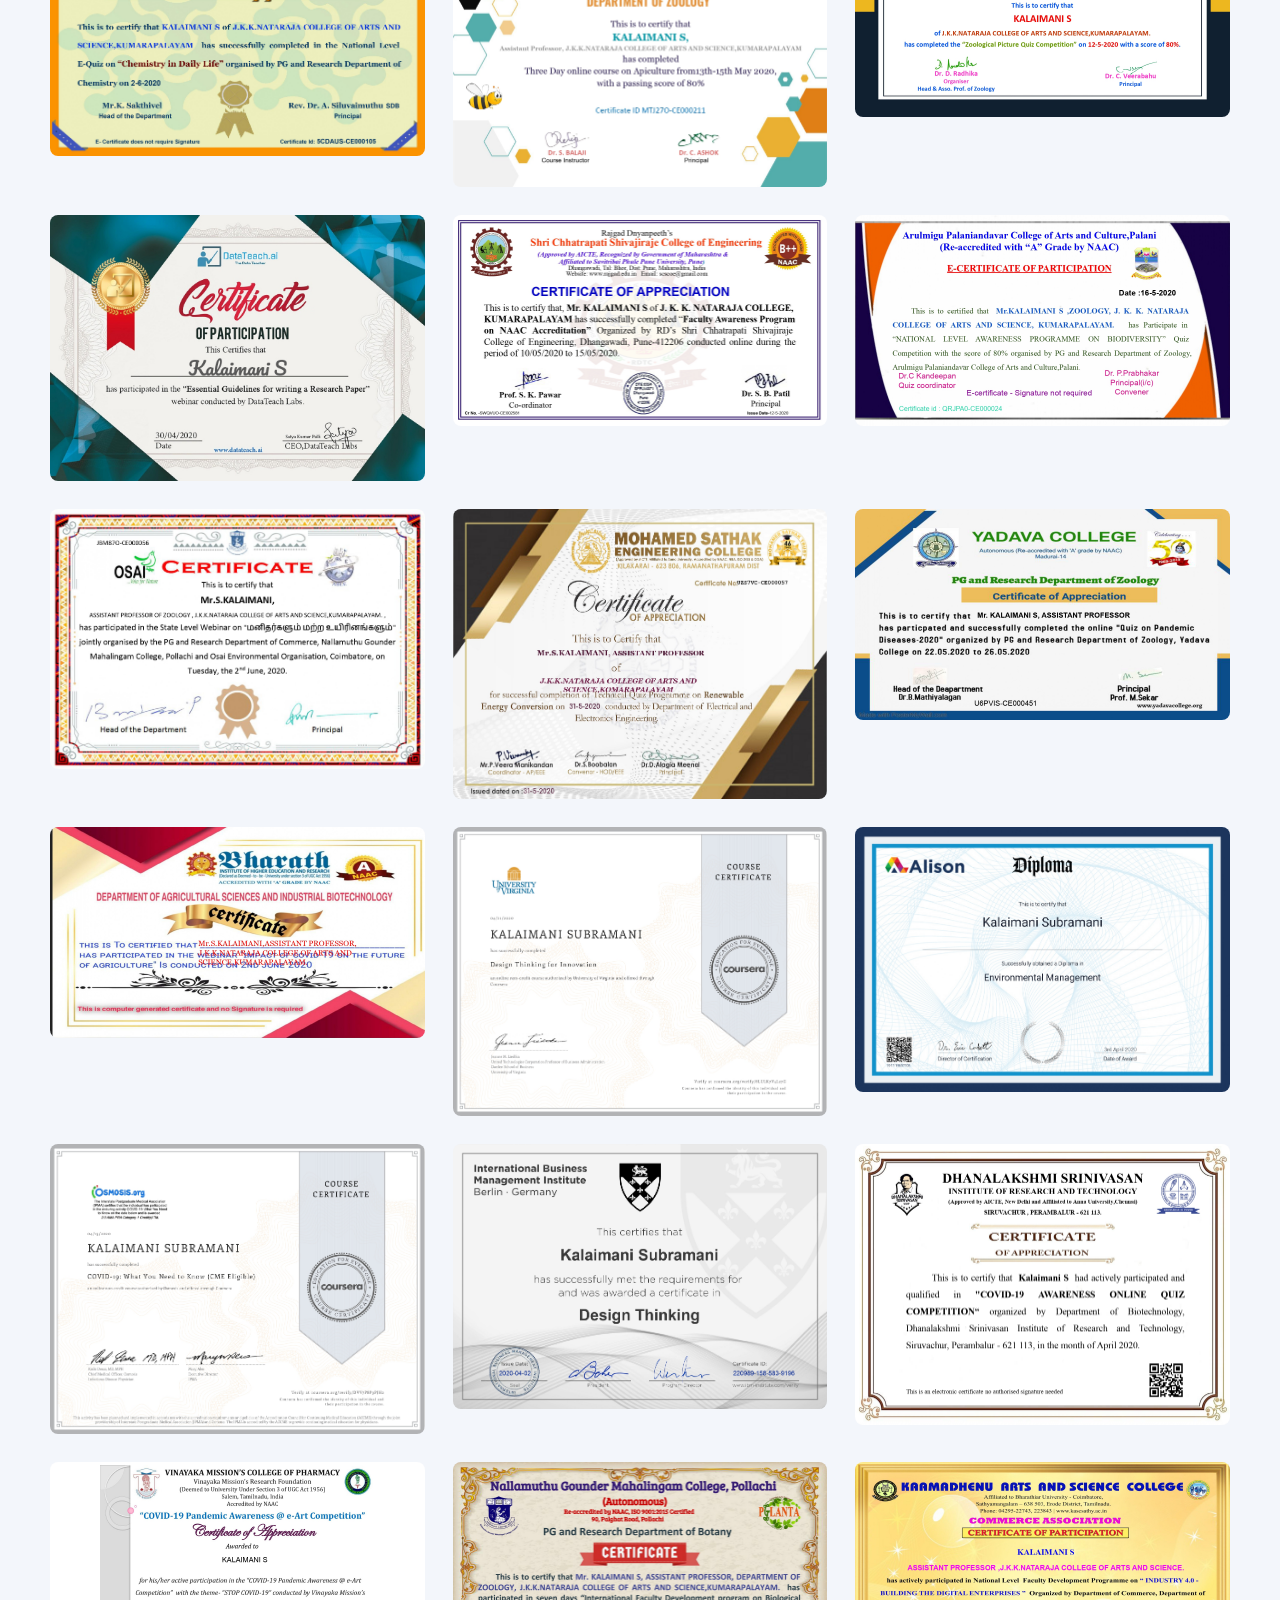
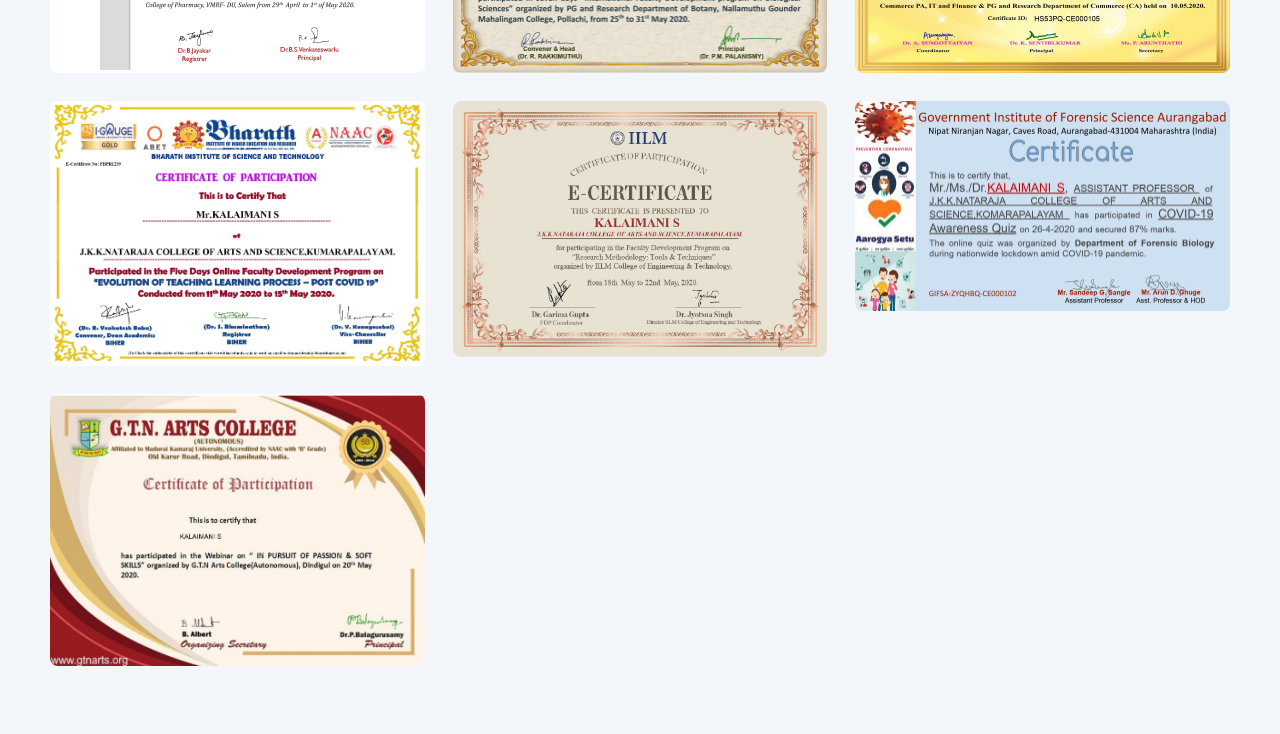
<file: Gallery.html>
<!doctype html>
<html lang="en">
<head>
<meta charset="UTF-8">
<meta name="viewport" content="width=device-width, initial-scale=1.0">
<title>KALAIMANI SUBRAMANI</title>
<link rel="stylesheet" href="src/styles.css">
</head>
<body>
    <main class="site-shell">
        <header class="site-header" arial-label="primary">
            <a class="brand" href="index.html"></a>
            <nav class="nav-buttons" arial-label="Main pages">
                <a href="index.html">Home</a>
                <a href="Achievement.html">Achievement</a>
                <a href="Journals.html">Journals</a>
                <a href="Academic activity.html">academic activity</a>
                <a class="active" href="Gallery.html">Gallery</a>
            </nav>
        </header>

        <section class="page-hero">
            <div>
                <p class="eyebrow">Academic Portfolio</p>
                <h1>Gallery</h1>
                <p class="subtitle">Certificates, Academic Events and Professional Activities
                </p>
        </section>
<section class="gallery-container">
<img src="assets/gallery/gallery1.jpg" alt="Gallery">
<img src="assets/gallery/gallery2.jpg" alt="Gallery">
<img src="assets/gallery/gallery3.jpg" alt="Gallery">
<img src="assets/gallery/gallery4.jpg" alt="Gallery">
<img src="assets/gallery/gallery5.jpg" alt="Gallery">
<img src="assets/gallery/gallery6.jpg" alt="Gallery">
<img src="assets/gallery/gallery7.jpg" alt="Gallery">
<img src="assets/gallery/gallery8.jpg" alt="Gallery">
<img src="assets/gallery/gallery9.jpg" alt="Gallery">
<img src="assets/gallery/gallery10.jpg" alt="Gallery">
<img src="assets/gallery/gallery11.jpg" alt="Gallery">
<img src="assets/gallery/gallery12.jpg" alt="Gallery">
<img src="assets/gallery/gallery13.jpg" alt="Gallery">
<img src="assets/gallery/gallery14.jpg" alt="Gallery">
<img src="assets/gallery/gallery15.jpg" alt="Gallery">
<img src="assets/gallery/gallery16.jpg" alt="Gallery">
<img src="assets/gallery/gallery17.jpg" alt="Gallery">
<img src="assets/gallery/gallery18.jpg" alt="Gallery">
<img src="assets/gallery/gallery19.jpg" alt="Gallery">
<img src="assets/gallery/gallery20.jpg" alt="Gallery">
<img src="assets/gallery/gallery21.jpg" alt="Gallery">
<img src="assets/gallery/gallery22.jpg" alt="Gallery">
<img src="assets/gallery/gallery23.jpg" alt="Gallery">
<img src="assets/gallery/gallery24.jpg" alt="Gallery">
<img src="assets/gallery/gallery25.jpg" alt="Gallery">
<img src="assets/gallery/gallery26.jpg" alt="Gallery">
<img src="assets/gallery/gallery27.jpg" alt="Gallery">
<img src="assets/gallery/gallery28.jpg" alt="Gallery">
<img src="assets/gallery/gallery29.jpg" alt="Gallery">
<img src="assets/gallery/gallery30.jpg" alt="Gallery">
<img src="assets/gallery/gallery31.jpg" alt="Gallery">
<img src="assets/gallery/gallery32.jpg" alt="Gallery">
<img src="assets/gallery/gallery33.jpg" alt="Gallery">
<img src="assets/gallery/gallery34.jpg" alt="Gallery">
<img src="assets/gallery/gallery35.jpg" alt="Gallery">
<img src="assets/gallery/gallery36.jpg" alt="Gallery">
<img src="assets/gallery/gallery37.jpg" alt="Gallery">
<img src="assets/gallery/gallery38.jpg" alt="Gallery">
<img src="assets/gallery/gallery39.jpg" alt="Gallery">
<img src="assets/gallery/gallery40.jpg" alt="Gallery">
<img src="assets/gallery/gallery41.jpg" alt="Gallery">
<img src="assets/gallery/gallery42.jpg" alt="Gallery">
<img src="assets/gallery/gallery43.jpg" alt="Gallery">
<img src="assets/gallery/gallery44.jpg" alt="Gallery">
<img src="assets/gallery/gallery45.jpg" alt="Gallery">
<img src="assets/gallery/gallery46.jpg" alt="Gallery">
<img src="assets/gallery/gallery47.jpg" alt="Gallery">
<img src="assets/gallery/gallery48.jpg" alt="Gallery">
<img src="assets/gallery/gallery49.jpg" alt="Gallery">

</section>
</main>
</body>
</html>
</file>
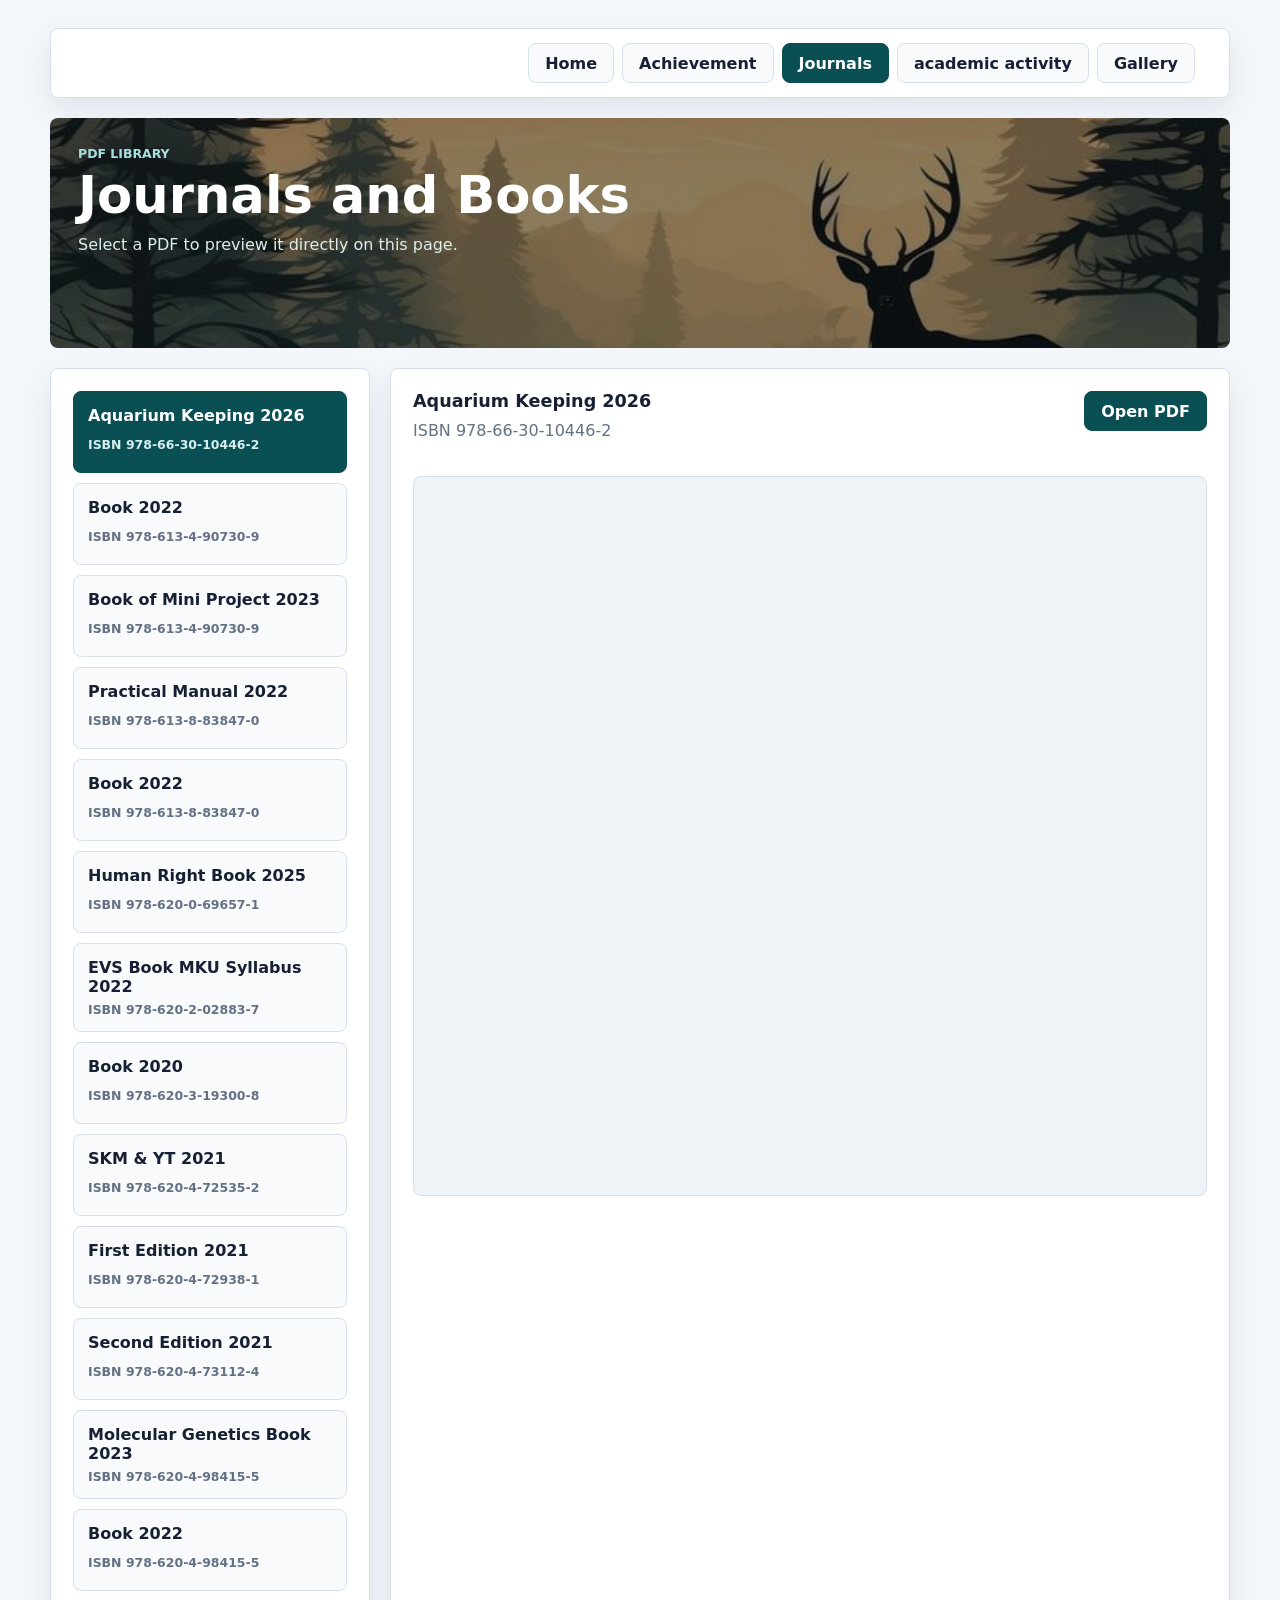
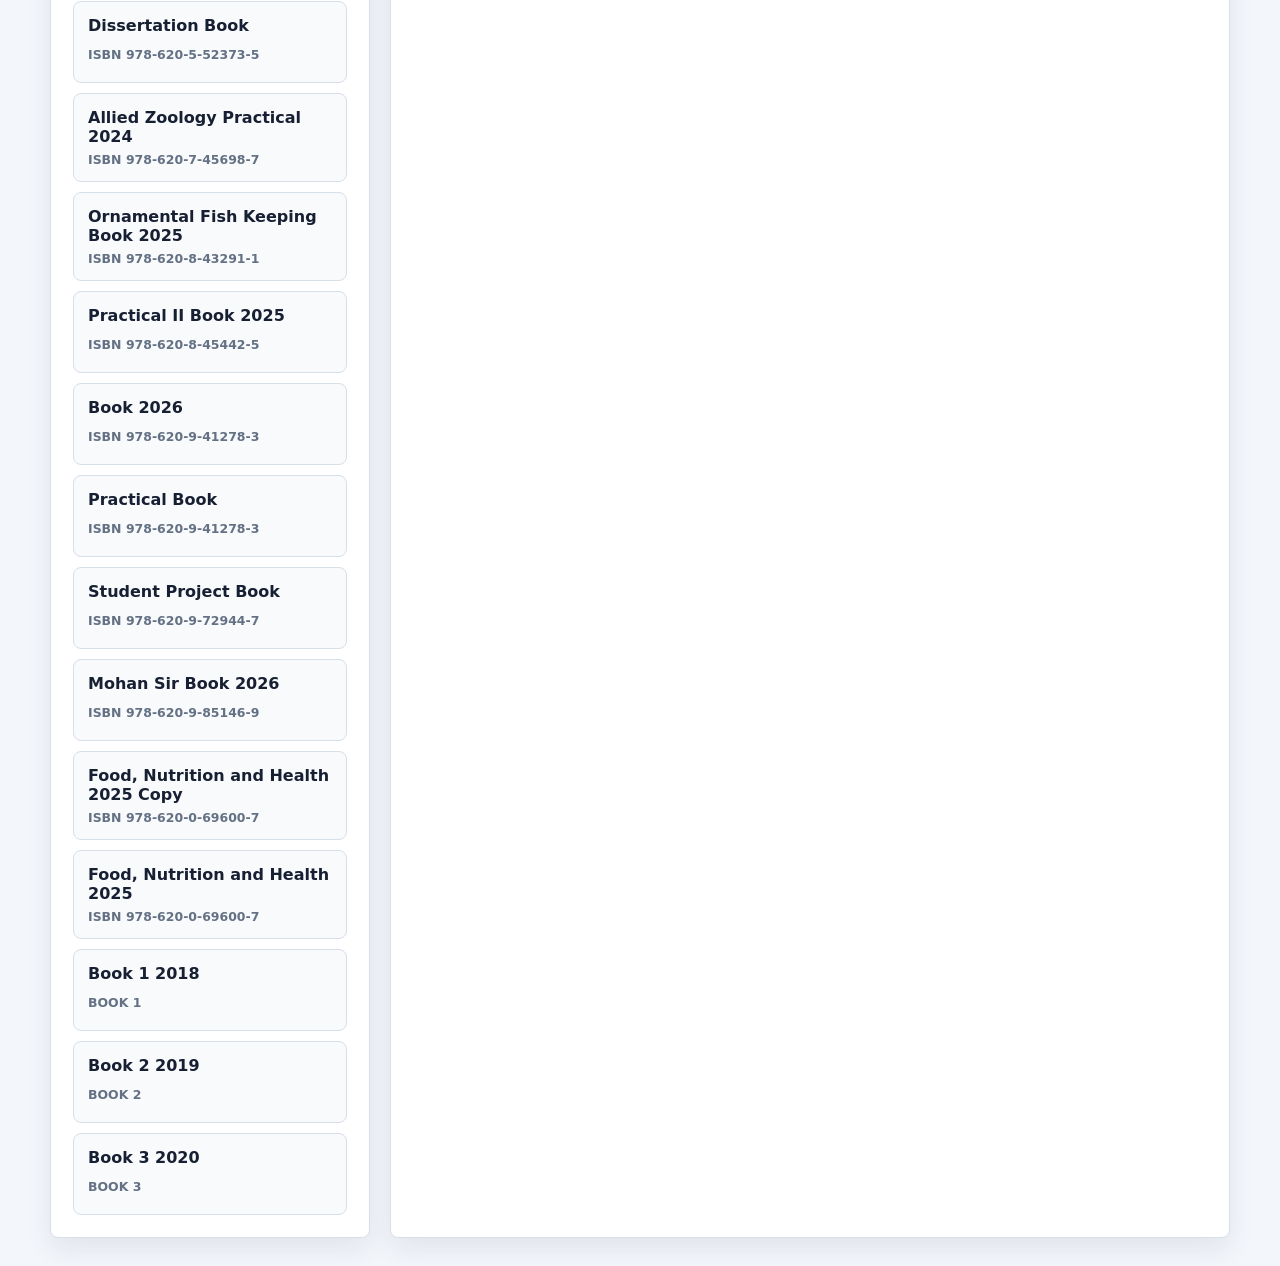
<file: Journals.html>
<!doctype html>
<html lang="en">
  <head>
    <meta charset="UTF-8" />
    <meta name="viewport" content="width=device-width, initial-scale=1.0" />
    <title>KALAIMANI SUBRAMANI</title>
    <link rel="stylesheet" href="src/styles.css" />
  </head>
  <body>
    <main class="site-shell">
      <header class="site-header" aria-label="Primary">
        <a class="brand" href="index.html"></a>
        <nav class="nav-buttons" aria-label="Main pages">
          <a href="index.html">Home</a>
          <a href="Achievement.html">Achievement</a>
          <a class="active" href="Journals.html">Journals</a>
          <a href="Academic activity.html">academic activity</a>
          <a href="Gallery.html">Gallery</a>
        </nav>
      </header>

      <section class="page-hero">
        <p class="eyebrow">PDF Library</p>
        <h1>Journals and Books</h1>
        <p class="subtitle">Select a PDF to preview it directly on this page.</p>
      </section>

      <section class="journal-layout">
        <aside class="panel journal-list" aria-label="Journal documents">
          <button class="journal-option active" type="button" data-pdf="assets/aquarium-keeping-2026.pdf">
            <span>Aquarium Keeping 2026</span>
            <small>ISBN 978-66-30-10446-2</small>
          </button>
          <button class="journal-option" type="button" data-pdf="assets/book-2022.pdf">
            <span>Book 2022</span>
            <small>ISBN 978-613-4-90730-9</small>
          </button>
          <button class="journal-option" type="button" data-pdf="assets/mini-project-2023.pdf">
            <span>Book of Mini Project 2023</span>
            <small>ISBN 978-613-4-90730-9</small>
          </button>
          <button class="journal-option" type="button" data-pdf="assets/journals/practical-manual-2022.pdf">
            <span>Practical Manual 2022</span>
            <small>ISBN 978-613-8-83847-0</small>
          </button>
          <button class="journal-option" type="button" data-pdf="assets/journals/book-978-613-8-83847-0-2022.pdf">
            <span>Book 2022</span>
            <small>ISBN 978-613-8-83847-0</small>
          </button>
          <button class="journal-option" type="button" data-pdf="assets/journals/human-right-book-2025.pdf">
            <span>Human Right Book 2025</span>
            <small>ISBN 978-620-0-69657-1</small>
          </button>
          <button class="journal-option" type="button" data-pdf="assets/journals/evs-book-mku-syllabus-2022.pdf">
            <span>EVS Book MKU Syllabus 2022</span>
            <small>ISBN 978-620-2-02883-7</small>
          </button>
          <button class="journal-option" type="button" data-pdf="assets/journals/book-978-620-3-19300-8-2020.pdf">
            <span>Book 2020</span>
            <small>ISBN 978-620-3-19300-8</small>
          </button>
          <button class="journal-option" type="button" data-pdf="assets/journals/skm-yt-2021.pdf">
            <span>SKM &amp; YT 2021</span>
            <small>ISBN 978-620-4-72535-2</small>
          </button>
          <button class="journal-option" type="button" data-pdf="assets/journals/first-edition-2021.pdf">
            <span>First Edition 2021</span>
            <small>ISBN 978-620-4-72938-1</small>
          </button>
          <button class="journal-option" type="button" data-pdf="assets/journals/second-edition-2021.pdf">
            <span>Second Edition 2021</span>
            <small>ISBN 978-620-4-73112-4</small>
          </button>
          <button class="journal-option" type="button" data-pdf="assets/journals/molecular-genetics-book-2023.pdf">
            <span>Molecular Genetics Book 2023</span>
            <small>ISBN 978-620-4-98415-5</small>
          </button>
          <button class="journal-option" type="button" data-pdf="assets/journals/book-978-620-4-98415-5-2022.pdf">
            <span>Book 2022</span>
            <small>ISBN 978-620-4-98415-5</small>
          </button>
          <button class="journal-option" type="button" data-pdf="assets/journals/dissertation-book.pdf">
            <span>Dissertation Book</span>
            <small>ISBN 978-620-5-52373-5</small>
          </button>
          <button class="journal-option" type="button" data-pdf="assets/journals/allied-zoology-practical-2024.pdf">
            <span>Allied Zoology Practical 2024</span>
            <small>ISBN 978-620-7-45698-7</small>
          </button>
          <button class="journal-option" type="button" data-pdf="assets/journals/ornamental-fish-keeping-2025.pdf">
            <span>Ornamental Fish Keeping Book 2025</span>
            <small>ISBN 978-620-8-43291-1</small>
          </button>
          <button class="journal-option" type="button" data-pdf="assets/journals/practical-ii-book-2025.pdf">
            <span>Practical II Book 2025</span>
            <small>ISBN 978-620-8-45442-5</small>
          </button>
          <button class="journal-option" type="button" data-pdf="assets/journals/book-978-620-9-41278-3-2026.pdf">
            <span>Book 2026</span>
            <small>ISBN 978-620-9-41278-3</small>
          </button>
          <button class="journal-option" type="button" data-pdf="assets/journals/practical-book-978-620-9-41278-3.pdf">
            <span>Practical Book</span>
            <small>ISBN 978-620-9-41278-3</small>
          </button>
          <button class="journal-option" type="button" data-pdf="assets/journals/student-project-book.pdf">
            <span>Student Project Book</span>
            <small>ISBN 978-620-9-72944-7</small>
          </button>
          <button class="journal-option" type="button" data-pdf="assets/journals/mohan-sir-book-2026.pdf">
            <span>Mohan Sir Book 2026</span>
            <small>ISBN 978-620-9-85146-9</small>
          </button>
          <button class="journal-option" type="button" data-pdf="assets/journals/food-nutrition-health-2025-copy.pdf">
            <span>Food, Nutrition and Health 2025 Copy</span>
            <small>ISBN 978-620-0-69600-7</small>
          </button>
          <button class="journal-option" type="button" data-pdf="assets/journals/food-nutrition-health-2025.pdf">
            <span>Food, Nutrition and Health 2025</span>
            <small>ISBN 978-620-0-69600-7</small>
          </button>
          <button class="journal-option" type="button" data-pdf="assets/journals/book-1-2018.pdf">
            <span>Book 1 2018</span>
            <small>Book 1</small>
          </button>
          <button class="journal-option" type="button" data-pdf="assets/journals/book-2-2019.pdf">
            <span>Book 2 2019</span>
            <small>Book 2</small>
          </button>
          <button class="journal-option" type="button" data-pdf="assets/journals/book-3-2020.pdf">
            <span>Book 3 2020</span>
            <small>Book 3</small>
          </button>
        </aside>

        <article class="panel pdf-panel">
          <div class="panel-header">
            <div>
              <h2 id="pdfTitle">Aquarium Keeping 2026</h2>
              <p id="pdfMeta">ISBN 978-66-30-10446-2</p>
            </div>
            <a id="openPdf" class="action-link" href="assets/aquarium-keeping-2026.pdf" target="_blank" rel="noopener">Open PDF</a>
          </div>
          <iframe id="pdfViewer" class="pdf-viewer" src="assets/aquarium-keeping-2026.pdf" title="PDF viewer"></iframe>
        </article>
      </section>
    </main>

    <script>
      const buttons = document.querySelectorAll(".journal-option");
      const viewer = document.getElementById("pdfViewer");
      const openPdf = document.getElementById("openPdf");
      const title = document.getElementById("pdfTitle");
      const meta = document.getElementById("pdfMeta");

      buttons.forEach((button) => {
        button.addEventListener("click", () => {
          buttons.forEach((item) => item.classList.toggle("active", item === button));
          viewer.src = button.dataset.pdf;
          openPdf.href = button.dataset.pdf;
          title.textContent = button.querySelector("span").textContent;
          meta.textContent = button.querySelector("small").textContent;
        });
      });
    </script>
  </body>
</html>
</file>
<file: src/styles.css>
:root {
  --bg: #f3f6fb;
  --surface: #ffffff;
  --ink: #172033;
  --muted: #647184;
  --line: #d7dfeb;
  --accent: #0f6f73;
  --accent-dark: #0a4f53;
  --gold: #c78a27;
  font-family: Inter, ui-sans-serif, system-ui, -apple-system, BlinkMacSystemFont, "Segoe UI", sans-serif;
}

* {
  box-sizing: border-box;
}

body {
  margin: 0;
  min-height: 100vh;
  background: var(--bg);
  color: var(--ink);
}

button {
  font: inherit;
}

.site-shell {
  width: min(1180px, calc(100% - 32px));
  margin: 0 auto;
  padding: 28px 0;
}

.site-header {
  display: grid;
  grid-template-columns: minmax(180px, 1fr) auto auto;
  align-items: center;
  gap: 18px;
  margin-bottom: 20px;
  padding: 14px 16px;
  border: 1px solid var(--line);
  border-radius: 8px;
  background: var(--surface);
  box-shadow: 0 12px 28px rgba(23, 32, 51, 0.08);
}

.brand {
  color: var(--ink);
  font-size: 1.05rem;
  font-weight: 800;
  text-decoration: none;
}

.nav-buttons {
  display: flex;
  flex-wrap: wrap;
  justify-content: center;
  gap: 8px;
}

.nav-buttons a,
.action-link {
  display: inline-flex;
  min-height: 40px;
  align-items: center;
  justify-content: center;
  padding: 0 16px;
  border: 1px solid var(--line);
  border-radius: 8px;
  color: var(--ink);
  background: #f8fafc;
  font-weight: 800;
  text-decoration: none;
}

.nav-buttons a.active,
.nav-buttons a:hover,
.action-link {
  color: #ffffff;
  border-color: var(--accent-dark);
  background: var(--accent-dark);
}

.profile-photo {
  width: 70px;
  height: 70px;
  border: 3px solid #ffffff;
  border-radius: 8px;
  object-fit: cover;
  box-shadow: 0 8px 22px rgba(23, 32, 51, 0.2);
}

.hero,
.page-hero {
  margin-bottom: 20px;
  padding: 28px;
  color: #ffffff;

  /* Background Image */
  background: linear-gradient(
      rgba(0, 0, 0, 0.45),
      rgba(0, 0, 0, 0.45)
    ),
    url("../assets/zoologyhome.jpeg");

  background-size: cover;
  background-position: center;
  background-repeat: no-repeat;

  border-radius: 8px;
}

.hero {
  display: grid;
  grid-template-columns: minmax(0, 1fr) 220px;
  align-items: center;
  gap: 28px;
}

.page-hero {
  min-height: 230px;
}

.achievement-hero {
  display: grid;
  grid-template-columns: minmax(0, 1fr) minmax(320px, 48%);
  align-items: center;
  gap: 28px;
  overflow: hidden;
}

.achievement-image {
  display: block;
  width: 100%;
  height: 260px;
  border: 4px solid rgba(255, 255, 255, 0.88);
  border-radius: 8px;
  object-fit: cover;
  object-position: center;
  background: #ffffff;
}

.eyebrow {
  margin: 0 0 8px;
  color: #a8e0df;
  font-size: 0.78rem;
  font-weight: 700;
  letter-spacing: 0;
  text-transform: uppercase;
}

h1,
h2,
p {
  margin-top: 0;
}

h1 {
  margin-bottom: 10px;
  font-size: clamp(2rem, 4vw, 3.4rem);
  line-height: 1.05;
  letter-spacing: 0;
}

h2 {
  margin-bottom: 8px;
  font-size: 1.1rem;
}

.subtitle {
  max-width: 720px;
  margin-bottom: 0;
  color: #dceeee;
  line-height: 1.55;
}

.hero-photo {
  width: 220px;
  aspect-ratio: 1;
  border: 4px solid rgba(255, 255, 255, 0.88);
  border-radius: 8px;
  object-fit: cover;
}

.content-grid,
.contact-layout,
.journal-layout {
  display: grid;
  gap: 20px;
}

.content-grid {
  grid-template-columns: repeat(3, minmax(0, 1fr));
}

.contact-layout,
.journal-layout {
  grid-template-columns: 320px minmax(0, 1fr);
}

.panel {
  padding: 22px;
  border: 1px solid var(--line);
  border-radius: 8px;
  background: var(--surface);
  box-shadow: 0 12px 28px rgba(23, 32, 51, 0.08);
}

.panel p {
  color: var(--muted);
  line-height: 1.45;
}

.panel-header {
  display: flex;
  align-items: start;
  justify-content: space-between;
  gap: 16px;
  margin-bottom: 18px;
}

.journal-list {
  display: grid;
  align-content: start;
  gap: 10px;
}

.journal-option {
  display: grid;
  gap: 6px;
  width: 100%;
  min-height: 82px;
  padding: 14px;
  border: 1px solid var(--line);
  border-radius: 8px;
  color: var(--ink);
  background: #f8fafc;
  text-align: left;
  cursor: pointer;
}

.journal-option span {
  font-weight: 800;
}

.journal-option small,
.contact-list dt {
  color: var(--muted);
  font-size: 0.78rem;
  font-weight: 700;
  text-transform: uppercase;
}

.journal-option.active {
  color: #ffffff;
  border-color: var(--accent-dark);
  background: var(--accent-dark);
}

.journal-option.active small {
  color: #d6eeee;
}

.pdf-viewer {
  display: block;
  width: 100%;
  height: 720px;
  border: 1px solid var(--line);
  border-radius: 8px;
  background: #eef3f8;
}

.contact-photo {
  display: block;
  width: 180px;
  max-width: 100%;
  aspect-ratio: 1;
  margin: 14px 0;
  border-radius: 8px;
  object-fit: cover;
}

.contact-list {
  display: grid;
  gap: 12px;
  margin: 18px 0 0;
}

.contact-list div {
  display: flex;
  align-items: baseline;
  justify-content: space-between;
  gap: 12px;
  padding-bottom: 12px;
  border-bottom: 1px solid var(--line);
}

.contact-list dd {
  margin: 0;
  font-weight: 800;
}

@media (max-width: 920px) {
  .site-header,
  .hero,
  .achievement-hero {
    grid-template-columns: 1fr auto;
  }

  .nav-buttons {
    grid-column: 1 / -1;
    justify-content: stretch;
  }

  .nav-buttons a {
    flex: 1;
  }

  .content-grid,
  .contact-layout,
  .journal-layout {
    grid-template-columns: 1fr 1fr;
  }

  .pdf-panel {
    grid-column: 1 / -1;
  }
}

@media (max-width: 640px) {
  .site-shell {
    width: min(100% - 20px, 1180px);
    padding: 16px 0;
  }

  .site-header,
  .hero,
  .achievement-hero,
  .content-grid,
  .contact-layout,
  .journal-layout {
    grid-template-columns: 1fr;
  }

  .hero,
  .page-hero,
  .panel {
    padding: 16px;
  }

  .profile-photo {
    justify-self: start;
  }

  .hero-photo {
    width: 180px;
  }

  .achievement-image {
    height: 220px;
  }

  .nav-buttons a {
    min-width: calc(50% - 4px);
  }

  .pdf-viewer {
    height: 520px;
  }
}

.gallery-container{
    display:grid;
    grid-template-columns:repeat(auto-fit,minmax(280px,1fr));
    gap:28px;
    margin:40px 0;
}

.gallery-container img{
    width:100%;
    display:block;
    border-radius:8px;
    object-fit:cover;
    transition:.3s ease;
}

.gallery-container img:hover{
    transform:translateY(-4px);
    box-shadow:0 12px 24px rgba(0,0,0,.15);
}

@media(max-width:640px){

.gallery-container{
    gap:18px;
}

}
/*=========================================
        ACHIEVEMENT PAGE
==========================================*/

.award-summary{
    display:grid;
    grid-template-columns:repeat(4,1fr);
    gap:20px;
    margin:35px 0;
}

.summary-card{
    background:#fff;
    border:1px solid var(--line);
    border-radius:8px;
    padding:28px 20px;
    text-align:center;
    box-shadow:0 12px 28px rgba(23,32,51,.08);
    transition:.3s ease;
}

.summary-card:hover{
    transform:translateY(-6px);
    box-shadow:0 18px 35px rgba(0,0,0,.12);
}

.summary-card h2{
    margin:0;
    color:var(--gold);
    font-size:2.4rem;
}

.summary-card p{
    margin-top:10px;
    color:var(--muted);
    font-weight:700;
}


/* Year Section */

.award-section{
    margin:45px 0;
}

.year-title{
    margin-bottom:20px;
    padding-left:14px;
    border-left:6px solid var(--gold);
    color:var(--accent-dark);
    font-size:2rem;
}


/* Grid */

.award-grid{
    display:grid;
    grid-template-columns:repeat(auto-fit,minmax(320px,1fr));
    gap:25px;
}


/* Award Card */

.award-card{

    background:#fff;

    border:1px solid var(--line);

    border-radius:8px;

    padding:25px;

    box-shadow:0 12px 28px rgba(23,32,51,.08);

    transition:.35s;

    position:relative;

    overflow:hidden;

}


.award-card::before{

    content:"";

    position:absolute;

    top:0;

    left:0;

    width:100%;

    height:5px;

    background:linear-gradient(to right,var(--gold),var(--accent));

}


.award-card:hover{

    transform:translateY(-8px);

    box-shadow:0 18px 38px rgba(0,0,0,.15);

}


.award-icon{

    width:65px;

    height:65px;

    border-radius:50%;

    background:#fff8eb;

    display:flex;

    align-items:center;

    justify-content:center;

    font-size:30px;

    margin-bottom:18px;

}


.award-card h3{

    color:var(--ink);

    font-size:1.15rem;

    line-height:1.4;

    margin-bottom:15px;

}


.award-org{

    color:var(--muted);

    line-height:1.6;

    margin-bottom:18px;

}


.award-date{

    display:inline-block;

    padding:8px 18px;

    border-radius:30px;

    background:var(--accent-dark);

    color:#fff;

    font-size:.9rem;

    font-weight:700;

}


/* Footer */

.award-footer{

    margin-top:50px;

    text-align:center;

    padding:35px;

    border:1px solid var(--line);

    border-radius:8px;

    background:#fff;

    box-shadow:0 12px 28px rgba(23,32,51,.08);

}


.award-footer h2{

    color:var(--accent-dark);

    margin-bottom:12px;

}


.award-footer p{

    max-width:750px;

    margin:auto;

    line-height:1.8;

    color:var(--muted);

}


/* Responsive */

@media(max-width:920px){

.award-summary{

grid-template-columns:repeat(2,1fr);

}

}


@media(max-width:640px){

.award-summary{

grid-template-columns:1fr;

}

.year-title{

font-size:1.5rem;

}

.award-grid{

grid-template-columns:1fr;

}

.summary-card{

padding:22px;

}

.award-card{

padding:20px;

}

.award-icon{

width:55px;

height:55px;

font-size:24px;

}

}

<style>
      body {
        background: #f5f5f5;
        line-height: 1.6;
      }

      .resume-container {
        max-width: 1100px;
        margin: 0 auto;
        padding: 40px 20px;
        background: white;
        min-height: 100vh;
      }

      .resume-header {
        text-align: center;
        border-bottom: 4px solid #2c3e50;
        padding-bottom: 30px;
        margin-bottom: 30px;
      }

      .resume-header h1 {
        margin: 0;
        font-size: 2.2em;
        color: #2c3e50;
      }

      .resume-header .title {
        font-size: 1.2em;
        color: #34495e;
        margin-top: 5px;
        font-weight: bold;
      }

      .resume-header .institution {
        font-size: 0.95em;
        color: #555;
        margin-top: 10px;
      }

      .contact-info {
        display: grid;
        grid-template-columns: repeat(auto-fit, minmax(250px, 1fr));
        gap: 15px;
        margin-top: 15px;
        font-size: 0.9em;
        color: #555;
      }

      .contact-item {
        padding: 8px;
        background: #f8f9fa;
        border-left: 3px solid #3498db;
      }

      .contact-item strong {
        color: #2c3e50;
      }

      .resume-section {
        margin-bottom: 35px;
        page-break-inside: avoid;
      }

      .resume-section h2 {
        background: #2c3e50;
        color: white;
        padding: 12px 15px;
        margin: 0 0 20px 0;
        border-left: 5px solid #e74c3c;
        font-size: 1.3em;
      }

      .resume-section h3 {
        color: #2c3e50;
        margin-top: 20px;
        margin-bottom: 10px;
        border-bottom: 2px solid #ecf0f1;
        padding-bottom: 5px;
      }

      .resume-item {
        margin-bottom: 20px;
        padding-left: 15px;
        border-left: 3px solid #ecf0f1;
      }

      .resume-item-title {
        font-weight: bold;
        color: #2c3e50;
        font-size: 1.05em;
      }

      .resume-item-subtitle {
        color: #7f8c8d;
        font-style: italic;
        margin-top: 3px;
        margin-bottom: 5px;
      }

      .resume-item-content {
        color: #555;
        margin-top: 5px;
        line-height: 1.5;
      }

      .table-responsive {
        overflow-x: auto;
        margin-bottom: 20px;
      }

      .table-responsive table {
        width: 100%;
        border-collapse: collapse;
        margin-bottom: 15px;
        border: 1px solid #ddd;
      }

      .table-responsive th {
        background: #34495e;
        color: white;
        padding: 12px;
        text-align: left;
        font-weight: bold;
        border: 1px solid #ddd;
      }

      .table-responsive td {
        padding: 10px 12px;
        border: 1px solid #ddd;
        color: #555;
      }

      .table-responsive tr:nth-child(even) {
        background: #f8f9fa;
      }

      .table-responsive tr:hover {
        background: #ecf0f1;
      }

      .bio-section {
        background: #ecf0f1;
        padding: 20px;
        border-radius: 5px;
        margin-bottom: 30px;
        line-height: 1.8;
        color: #2c3e50;
        border-left: 5px solid #3498db;
      }

      .list-item {
        padding: 8px 0;
        padding-left: 25px;
        position: relative;
        color: #555;
      }

      .list-item:before {
        content: "•";
        position: absolute;
        left: 0;
        color: #27ae60;
        font-weight: bold;
        font-size: 1.2em;
      }

      .achievement-item {
        padding: 8px 0;
        padding-left: 25px;
        position: relative;
        color: #555;
      }

      .achievement-item:before {
        content: "✓";
        position: absolute;
        left: 0;
        color: #27ae60;
        font-weight: bold;
        font-size: 1.1em;
      }

      .two-column {
        display: grid;
        grid-template-columns: 1fr 1fr;
        gap: 20px;
        margin-bottom: 20px;
      }

      .column-item {
        padding: 15px;
        background: #f8f9fa;
        border-radius: 5px;
        border-left: 4px solid #3498db;
      }

      .column-item h4 {
        margin-top: 0;
        color: #2c3e50;
      }

      .declaration {
        background: #e8f4f8;
        padding: 20px;
        border-radius: 5px;
        border-left: 5px solid #3498db;
        margin-top: 40px;
      }

      @media print {
        body {
          background: white;
        }
        .resume-container {
          max-width: 100%;
          padding: 0;
        }
      }

      @media (max-width: 768px) {
        .resume-header h1 {
          font-size: 1.6em;
        }

        .contact-info {
          grid-template-columns: 1fr;
        }

        .two-column {
          grid-template-columns: 1fr;
        }

        .resume-section h2 {
          font-size: 1.1em;
        }

        .table-responsive {
          font-size: 0.9em;
        }

        .table-responsive th, .table-responsive td {
          padding: 8px;
        }
      }
</style>
</file>
